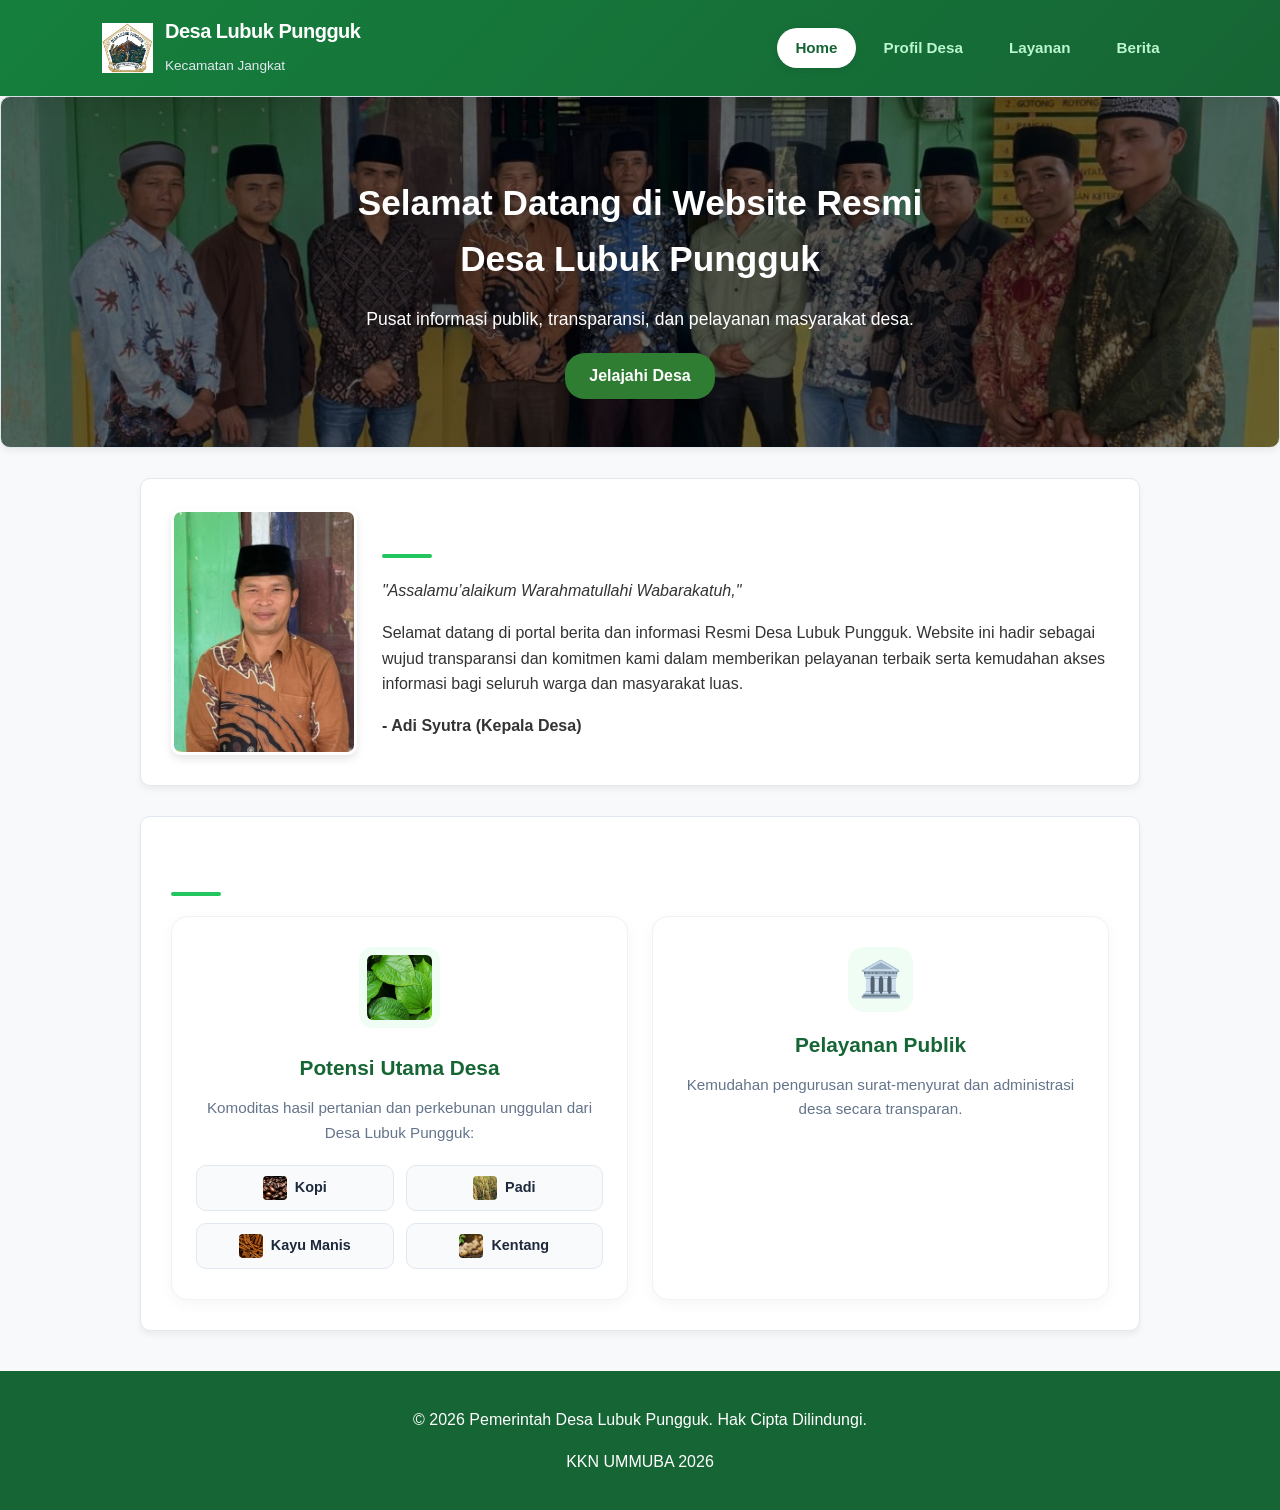
<file: index.html>
<!DOCTYPE html>
<html lang="id">

<head>
    <meta charset="UTF-8">
    <meta name="viewport" content="width=device-width, initial-scale=1.0">
    <meta name="google-site-verification" content="MINEiuSS3Di6GwegRdHTikI8NbKRBFdV5DA03OsXGzY" />
    <title>Beranda - Desa Lubuk Pungguk</title>
    <link rel="stylesheet" href="index.css">
</head>

<body>

    <!-- Header & Navigasi Utama -->
    <header>
        <div class="logo">
            <img src="LOGO DESA1.png" alt="Logo Desa Lubuk Pungguk">
            <div class="logo-text">
                <h2>Desa Lubuk Pungguk</h2>
                <p>Kecamatan Jangkat</p>
            </div>
        </div>
        <nav>
            <a href="index.html" class="active">Home</a>
            <a href="profile.html">Profil Desa</a>
            <a href="Layanan.html">Layanan</a>
            <a href="berita.html" class="active">Berita</a>
        </nav>
    </header>

    <!-- Hero Section (Sambutan Utama) -->
    <section class="hero">
        <div class="hero-text">
            <h1>Selamat Datang di Website Resmi<br>Desa Lubuk Pungguk</h1>
            <p>Pusat informasi publik, transparansi, dan pelayanan masyarakat desa.</p>
            <a href="#sekilas" class="btn-utama">Jelajahi Desa</a>
        </div>
    </section>

    <!-- Konten Utama Beranda -->
    <main class="container">

        <!-- Sambutan Kepala Desa -->
        <section class="sambutan" id="sekilas">
            <div class="sambutan-box">
                <div class="foto-kades">
                    <img src="pak kades.jpeg" alt="Foto Bp. Adi Syutra - Kepala Desa" class="img-kades">
                </div>
                <div class="teks-sambutan">
                    <h2>Sambutan Kepala Desa</h2>
                    <p><em>"Assalamu’alaikum Warahmatullahi Wabarakatuh,"</em></p>
                    <p>Selamat datang di portal berita dan informasi Resmi Desa Lubuk Pungguk. Website ini hadir sebagai
                        wujud transparansi dan komitmen kami dalam memberikan pelayanan terbaik serta kemudahan akses
                        informasi bagi seluruh warga dan masyarakat luas.</p>
                    <p><strong>- Adi Syutra (Kepala Desa)</strong></p>
                </div>
            </div>
        </section>

        <!-- Ringkasan Fitur / Potensi Utama -->
        <section class="ringkasan-fitur">
            <h2>Seputar Desa Kami</h2>
            <div class="cards">
                <!-- Kartu 1: Potensi Utama Desa -->
            <div class="card card-ringkasan">
                <!-- Icon Utama Header (Gambar) -->
                <div class="card-icon-box">
                    <img src="Daun.jpg" alt="Potensi Desa" class="icon-img-main">
                </div>
            
                <h3>Potensi Utama Desa</h3>
                <p class="card-desc">Komoditas hasil pertanian dan perkebunan unggulan dari Desa Lubuk Pungguk:</p>
            
                <!-- Daftar Komoditas dengan Gambar Asli -->
                <ul class="potensi-list">
                    <li>
                        <img src="biji kopi.jpg" alt="Kopi" class="item-img">
                        <span class="item-text">Kopi</span>
                    </li>
                    <li>
                        <img src="Padi.jpg" alt="Padi" class="item-img">
                        <span class="item-text">Padi</span>
                    </li>
                    <li>
                        <img src="Kayu-manis.jpg" alt="Kayu Manis" class="item-img">
                        <span class="item-text">Kayu Manis</span>
                    </li>
                    <li>
                        <img src="kentang.jpeg" alt="Kentang" class="item-img">
                        <span class="item-text">Kentang</span>
                    </li>
                </ul>
            </div>
            
                
            
                <!-- Kartu 3: Pelayanan Publik -->
                <div class="card card-ringkasan">
                    <div class="card-icon-box">
                        <span class="icon">🏛️</span>
                    </div>
                    <h3>Pelayanan Publik</h3>
                    <p class="card-desc">Kemudahan pengurusan surat-menyurat dan administrasi desa secara transparan.</p>
                </div>
            </div>
        </section>


    </main>

    <!-- Footer -->
    <footer>
        <p>&copy; 2026 Pemerintah Desa Lubuk Pungguk. Hak Cipta Dilindungi.</p>
        <p>KKN UMMUBA 2026</p>
    </footer>

    <!-- Panggil file JavaScript -->
    <script src="script.js"></script>
</body>

</html>
</file>
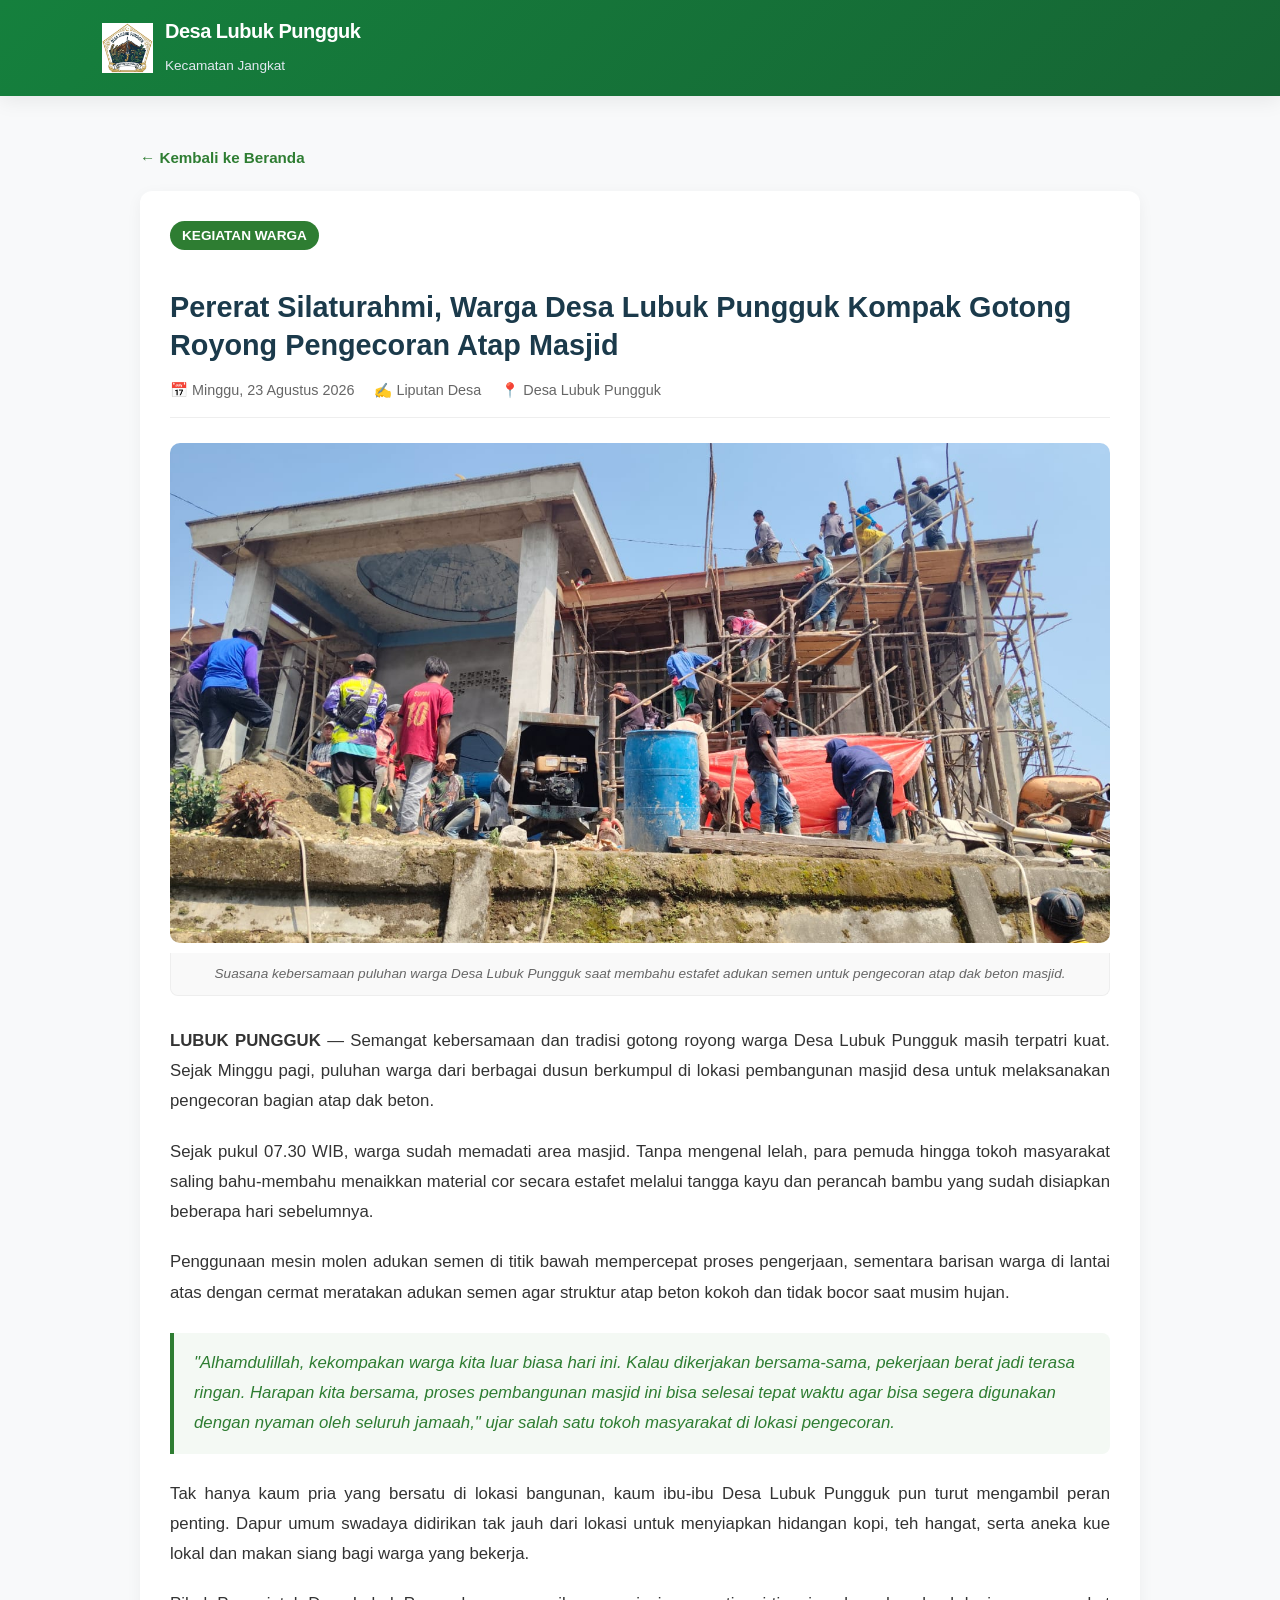
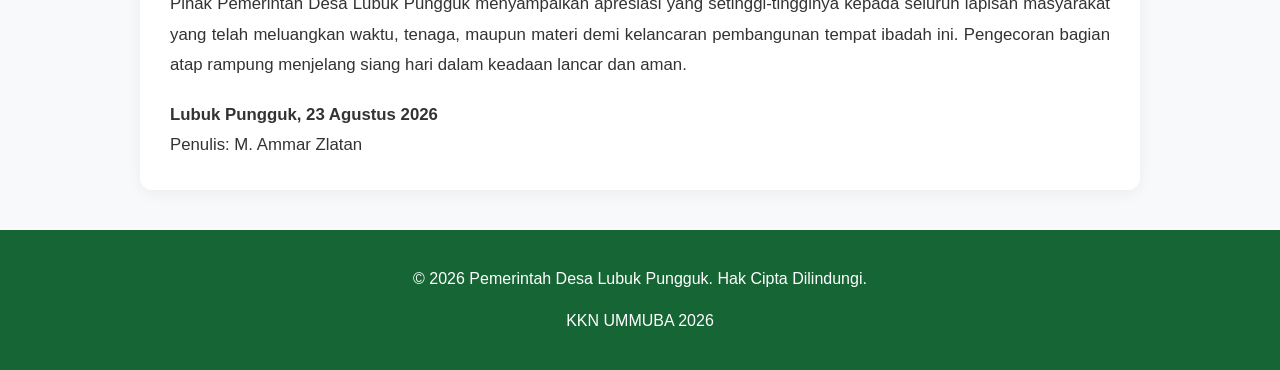
<file: berita 1.html>
<!DOCTYPE html>
<html lang="id">

<head>
    <meta charset="UTF-8">
    <meta name="viewport" content="width=device-width, initial-scale=1.0">
    <title>Gotong Royong Pengecoran Atap Masjid - Desa Lubuk Pungguk</title>
    <link rel="stylesheet" href="index.css">
    <style>
        .detail-berita-container {
            background-color: #ffffff;
            border-radius: 12px;
            padding: 30px;
            margin-top: 20px;
            margin-bottom: 40px;
            box-shadow: 0 4px 15px rgba(0, 0, 0, 0.05);
        }

        .berita-badge {
            display: inline-block;
            background-color: #2e7d32;
            color: #ffffff;
            font-size: 0.85rem;
            font-weight: bold;
            padding: 4px 12px;
            border-radius: 20px;
            text-transform: uppercase;
            margin-bottom: 15px;
        }

        .berita-judul-utama {
            font-size: 1.8rem;
            color: #1b3a4b;
            line-height: 1.3;
            margin-bottom: 15px;
        }

        .berita-meta-info {
            display: flex;
            gap: 20px;
            font-size: 0.9rem;
            color: #666;
            border-bottom: 1px solid #eee;
            padding-bottom: 15px;
            margin-bottom: 25px;
        }

        .berita-foto-container {
            width: 100%;
            margin-bottom: 10px;
            border-radius: 10px;
            overflow: hidden;
        }

        .berita-foto-container img {
            width: 100%;
            max-height: 500px;
            object-fit: cover;
            display: block;
        }

        .caption-foto {
            font-size: 0.85rem;
            color: #666;
            font-style: italic;
            text-align: center;
            background-color: #f9f9f9;
            padding: 10px;
            border-radius: 0 0 8px 8px;
            margin-bottom: 30px;
            border: 1px solid #eee;
            border-top: none;
        }

        .isi-artikel-teks {
            font-size: 1.05rem;
            line-height: 1.8;
            color: #333;
        }

        .isi-artikel-teks p {
            margin-bottom: 20px;
            text-align: justify;
        }

        .kutipan-kutipan {
            border-left: 4px solid #2e7d32;
            background-color: #f4f9f4;
            padding: 15px 20px;
            margin: 25px 0;
            font-style: italic;
            color: #2e7d32;
            border-radius: 0 8px 8px 0;
        }

        .kembali-btn {
            display: inline-block;
            margin-top: 20px;
            color: #2e7d32;
            text-decoration: none;
            font-weight: bold;
            font-size: 0.95rem;
        }

        .kembali-btn:hover {
            text-decoration: underline;
        }
    </style>
</head>

<body>

    <!-- Header & Navigasi Utama -->
    <header>
        <div class="logo">
            <img src="LOGO DESA1.png" alt="Logo Desa Lubuk Pungguk">
            <div class="logo-text">
                <h2>Desa Lubuk Pungguk</h2>
                <p>Kecamatan Jangkat</p>
            </div>
        </div>
       
    </header>

    <!-- Konten Utama Artikel -->
    <main class="container">
        <a href="berita.html" class="kembali-btn">&larr; Kembali ke Beranda</a>

        <article class="detail-berita-container">
            <span class="berita-badge">Kegiatan Warga</span>
            <h1 class="berita-judul-utama">Pererat Silaturahmi, Warga Desa Lubuk Pungguk Kompak Gotong Royong Pengecoran
                Atap Masjid</h1>

            <div class="berita-meta-info">
                <span>📅 Minggu, 23 Agustus 2026</span>
                <span>✍️ Liputan Desa</span>
                <span>📍 Desa Lubuk Pungguk</span>
            </div>

            <div class="berita-foto-container">
                <img src="Gotong royong.jpeg" alt="Gotong Royong Pengecoran Atap Masjid Desa Lubuk Pungguk">
            </div>
            <div class="caption-foto">
                Suasana kebersamaan puluhan warga Desa Lubuk Pungguk saat membahu estafet adukan semen untuk pengecoran
                atap dak beton masjid.
            </div>

            <div class="isi-artikel-teks">
                <p>
                    <strong>LUBUK PUNGGUK</strong> — Semangat kebersamaan dan tradisi gotong royong warga Desa Lubuk
                    Pungguk masih terpatri kuat. Sejak Minggu pagi, puluhan warga dari berbagai dusun berkumpul di
                    lokasi pembangunan masjid desa untuk melaksanakan pengecoran bagian atap dak beton.
                </p>
                <p>
                    Sejak pukul 07.30 WIB, warga sudah memadati area masjid. Tanpa mengenal lelah, para pemuda hingga
                    tokoh masyarakat saling bahu-membahu menaikkan material cor secara estafet melalui tangga kayu dan
                    perancah bambu yang sudah disiapkan beberapa hari sebelumnya.
                </p>
                <p>
                    Penggunaan mesin molen adukan semen di titik bawah mempercepat proses pengerjaan, sementara barisan
                    warga di lantai atas dengan cermat meratakan adukan semen agar struktur atap beton kokoh dan tidak
                    bocor saat musim hujan.
                </p>

                <div class="kutipan-kutipan">
                    "Alhamdulillah, kekompakan warga kita luar biasa hari ini. Kalau dikerjakan bersama-sama, pekerjaan
                    berat jadi terasa ringan. Harapan kita bersama, proses pembangunan masjid ini bisa selesai tepat
                    waktu agar bisa segera digunakan dengan nyaman oleh seluruh jamaah," ujar salah satu tokoh
                    masyarakat di lokasi pengecoran.
                </div>

                <p>
                    Tak hanya kaum pria yang bersatu di lokasi bangunan, kaum ibu-ibu Desa Lubuk Pungguk pun turut
                    mengambil peran penting. Dapur umum swadaya didirikan tak jauh dari lokasi untuk menyiapkan hidangan
                    kopi, teh hangat, serta aneka kue lokal dan makan siang bagi warga yang bekerja.
                </p>
                <p>
                    Pihak Pemerintah Desa Lubuk Pungguk menyampaikan apresiasi yang setinggi-tingginya kepada seluruh
                    lapisan masyarakat yang telah meluangkan waktu, tenaga, maupun materi demi kelancaran pembangunan
                    tempat ibadah ini. Pengecoran bagian atap rampung menjelang siang hari dalam keadaan lancar dan
                    aman.
                </p>
                <div class="penulis-foot">
                    <strong>Lubuk Pungguk, 23 Agustus 2026</strong><br>
                    <span>Penulis: M. Ammar Zlatan</span>
                </div>
            </div>
        </article>
    </main>

    <!-- Footer -->
    <footer>
        <p>&copy; 2026 Pemerintah Desa Lubuk Pungguk. Hak Cipta Dilindungi.</p>
        <p>KKN UMMUBA 2026</p>
    </footer>

    <script src="script.js"></script>
</body>

</html>
</file>
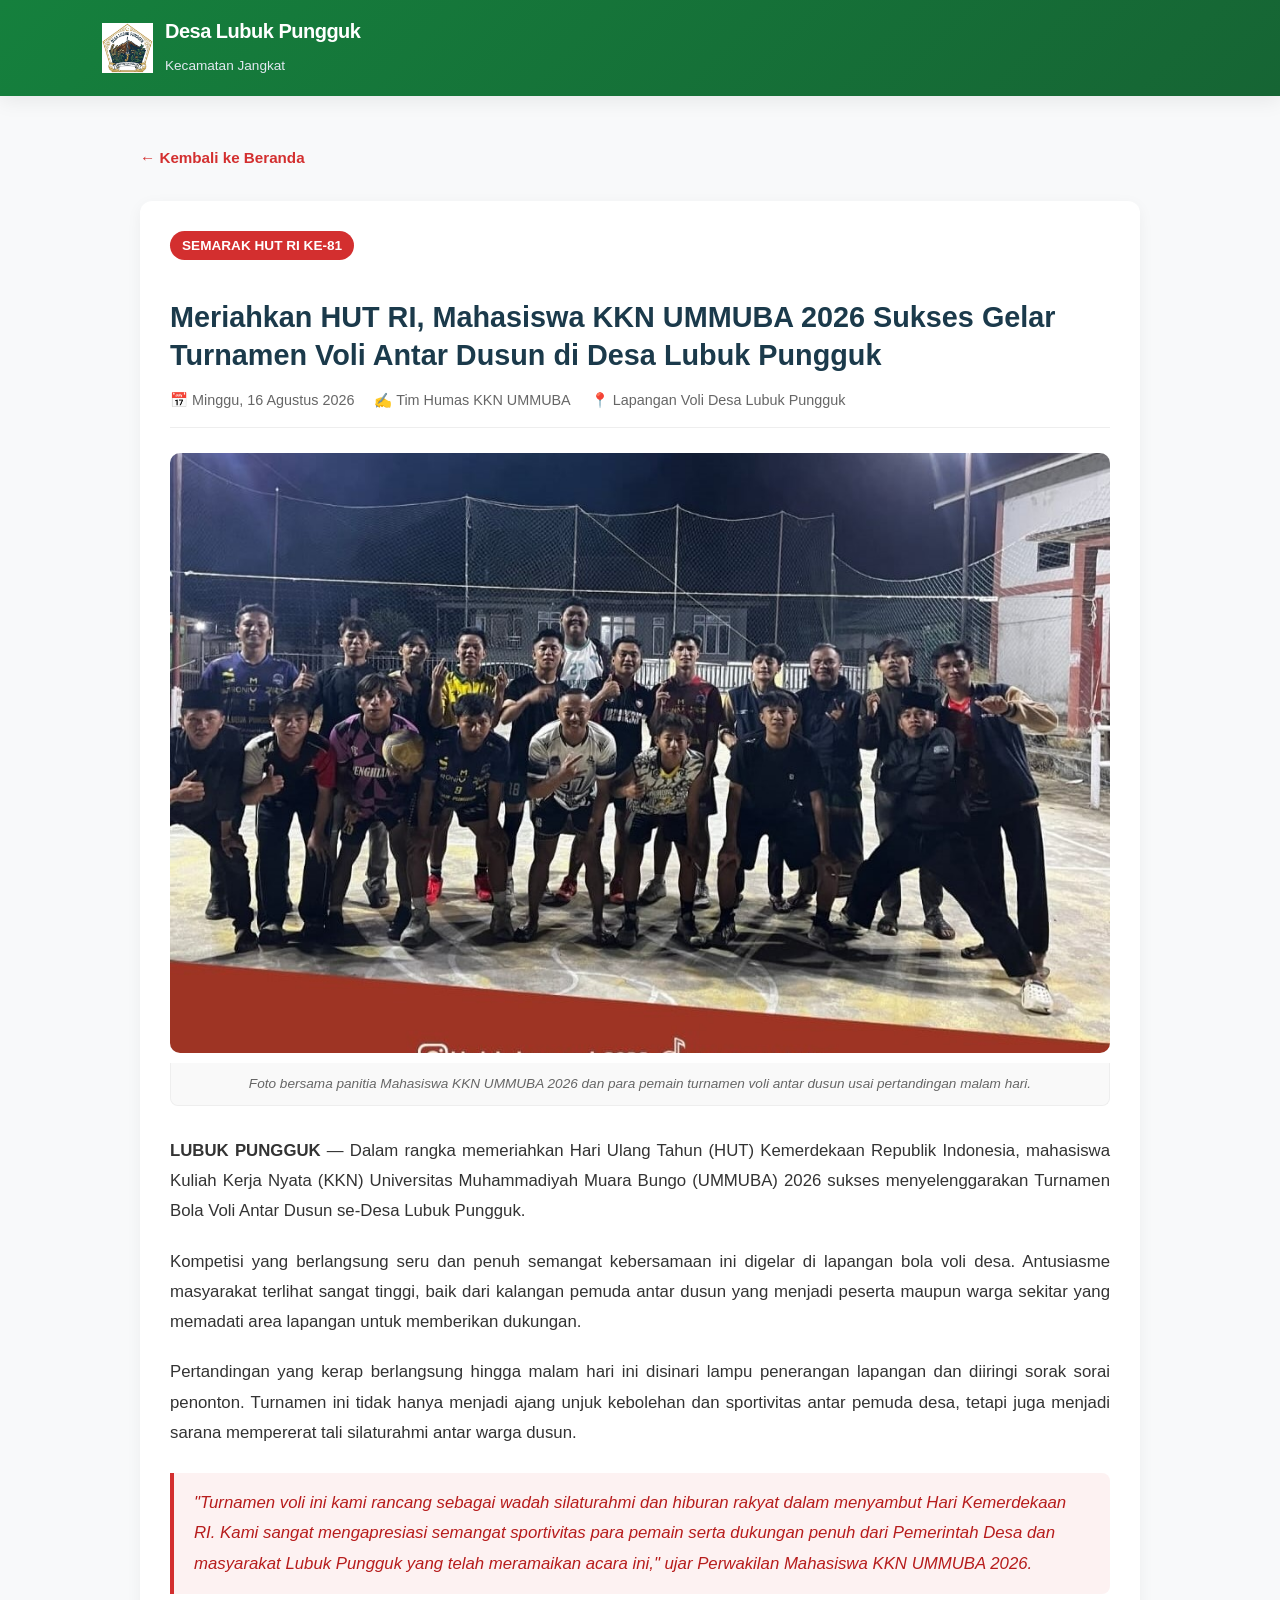
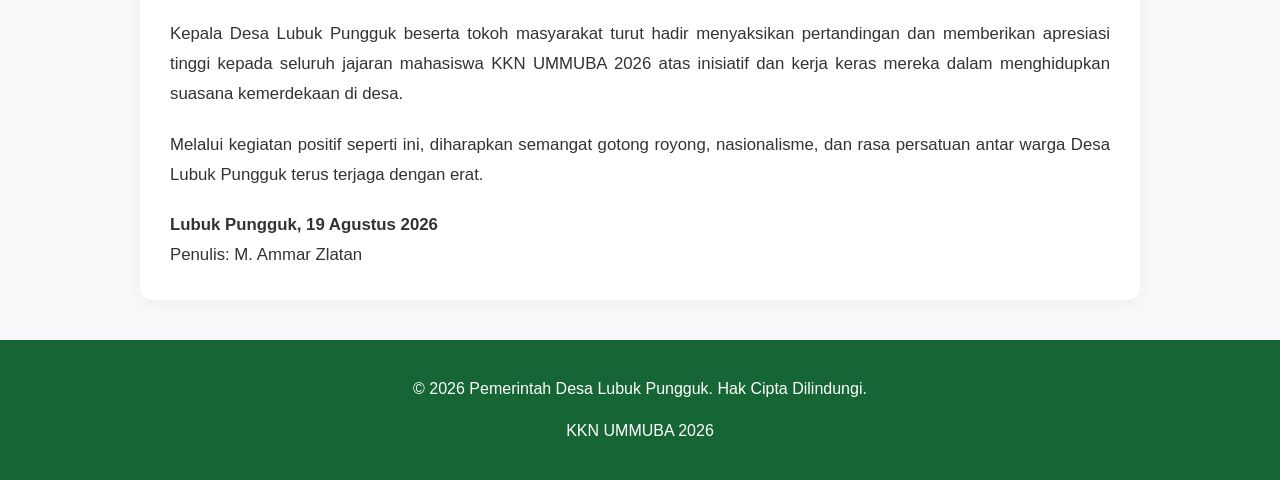
<file: berita 2.html>
<!DOCTYPE html>
<html lang="id">

<head>
    <meta charset="UTF-8">
    <meta name="viewport" content="width=device-width, initial-scale=1.0">
    <title>Turnamen Voli Antar Dusun KKN UMMUBA 2026 - Desa Lubuk Pungguk</title>
    <link rel="stylesheet" href="index.css">
    <style>
        .detail-berita-container {
            background-color: #ffffff;
            border-radius: 12px;
            padding: 30px;
            margin-top: 30px;
            margin-bottom: 40px;
            box-shadow: 0 4px 15px rgba(0, 0, 0, 0.05);
        }

        .berita-badge {
            display: inline-block;
            background-color: #d32f2f;
            color: #ffffff;
            font-size: 0.85rem;
            font-weight: bold;
            padding: 4px 12px;
            border-radius: 20px;
            text-transform: uppercase;
            margin-bottom: 15px;
        }

        .berita-judul-utama {
            font-size: 1.8rem;
            color: #1b3a4b;
            line-height: 1.3;
            margin-bottom: 15px;
        }

        .berita-meta-info {
            display: flex;
            gap: 20px;
            font-size: 0.9rem;
            color: #666;
            border-bottom: 1px solid #eee;
            padding-bottom: 15px;
            margin-bottom: 25px;
            flex-wrap: wrap;
        }

        .berita-foto-container {
            width: 100%;
            margin-bottom: 10px;
            border-radius: 10px;
            overflow: hidden;
        }

        .berita-foto-container img {
            width: 100%;
            max-height: 600px;
            object-fit: cover;
            display: block;
        }

        .caption-foto {
            font-size: 0.85rem;
            color: #666;
            font-style: italic;
            text-align: center;
            background-color: #f9f9f9;
            padding: 10px;
            border-radius: 0 0 8px 8px;
            margin-bottom: 30px;
            border: 1px solid #eee;
            border-top: none;
        }

        .isi-artikel-teks {
            font-size: 1.05rem;
            line-height: 1.8;
            color: #333;
        }

        .isi-artikel-teks p {
            margin-bottom: 20px;
            text-align: justify;
        }

        .kutipan-kutipan {
            border-left: 4px solid #d32f2f;
            background-color: #fdf2f2;
            padding: 15px 20px;
            margin: 25px 0;
            font-style: italic;
            color: #b71c1c;
            border-radius: 0 8px 8px 0;
        }

        .kembali-btn {
            display: inline-block;
            margin-top: 20px;
            color: #d32f2f;
            text-decoration: none;
            font-weight: bold;
            font-size: 0.95rem;
        }

        .kembali-btn:hover {
            text-decoration: underline;
        }
    </style>
</head>

<body>

    <!-- Header & Navigasi Utama -->
    <header>
        <div class="logo">
            <img src="LOGO DESA1.png" alt="Logo Desa Lubuk Pungguk">
            <div class="logo-text">
                <h2>Desa Lubuk Pungguk</h2>
                <p>Kecamatan Jangkat</p>
            </div>
        </div>
    </header>

    <!-- Konten Utama Artikel -->
    <main class="container">
        <a href="berita.html" class="kembali-btn">&larr; Kembali ke Beranda</a>

        <article class="detail-berita-container">
            <span class="berita-badge">Semarak HUT RI ke-81</span>
            <h1 class="berita-judul-utama">Meriahkan HUT RI, Mahasiswa KKN UMMUBA 2026 Sukses Gelar Turnamen Voli Antar
                Dusun di Desa Lubuk Pungguk</h1>

            <div class="berita-meta-info">
                <span>📅 Minggu, 16 Agustus 2026</span>
                <span>✍️ Tim Humas KKN UMMUBA</span>
                <span>📍 Lapangan Voli Desa Lubuk Pungguk</span>
            </div>

            <div class="berita-foto-container">
                <img src="Turnamen voli.jpeg" alt="Turnamen Voli KKN UMMUBA 2026 Desa Lubuk Pungguk">
            </div>
            <div class="caption-foto">
                Foto bersama panitia Mahasiswa KKN UMMUBA 2026 dan para pemain turnamen voli antar dusun usai
                pertandingan malam hari.
            </div>

            <div class="isi-artikel-teks">
                <p>
                    <strong>LUBUK PUNGGUK</strong> — Dalam rangka memeriahkan Hari Ulang Tahun (HUT) Kemerdekaan
                    Republik Indonesia, mahasiswa Kuliah Kerja Nyata (KKN) Universitas Muhammadiyah Muara Bungo (UMMUBA)
                    2026 sukses menyelenggarakan Turnamen Bola Voli Antar Dusun se-Desa Lubuk Pungguk.
                </p>
                <p>
                    Kompetisi yang berlangsung seru dan penuh semangat kebersamaan ini digelar di lapangan bola voli
                    desa. Antusiasme masyarakat terlihat sangat tinggi, baik dari kalangan pemuda antar dusun yang
                    menjadi peserta maupun warga sekitar yang memadati area lapangan untuk memberikan dukungan.
                </p>
                <p>
                    Pertandingan yang kerap berlangsung hingga malam hari ini disinari lampu penerangan lapangan dan
                    diiringi sorak sorai penonton. Turnamen ini tidak hanya menjadi ajang unjuk kebolehan dan
                    sportivitas antar pemuda desa, tetapi juga menjadi sarana mempererat tali silaturahmi antar warga
                    dusun.
                </p>

                <div class="kutipan-kutipan">
                    "Turnamen voli ini kami rancang sebagai wadah silaturahmi dan hiburan rakyat dalam menyambut Hari
                    Kemerdekaan RI. Kami sangat mengapresiasi semangat sportivitas para pemain serta dukungan penuh dari
                    Pemerintah Desa dan masyarakat Lubuk Pungguk yang telah meramaikan acara ini," ujar Perwakilan
                    Mahasiswa KKN UMMUBA 2026.
                </div>

                <p>
                    Kepala Desa Lubuk Pungguk beserta tokoh masyarakat turut hadir menyaksikan pertandingan dan
                    memberikan apresiasi tinggi kepada seluruh jajaran mahasiswa KKN UMMUBA 2026 atas inisiatif dan
                    kerja keras mereka dalam menghidupkan suasana kemerdekaan di desa.
                </p>
                <p>
                    Melalui kegiatan positif seperti ini, diharapkan semangat gotong royong, nasionalisme, dan rasa
                    persatuan antar warga Desa Lubuk Pungguk terus terjaga dengan erat.
                </p>
                <div class="penulis-foot">
                    <strong>Lubuk Pungguk, 19 Agustus 2026</strong><br>
                    <span>Penulis: M. Ammar Zlatan</span>
                </div>
            </div>
        </article>
    </main>

    <!-- Footer -->
    <footer>
        <p>&copy; 2026 Pemerintah Desa Lubuk Pungguk. Hak Cipta Dilindungi.</p>
        <p>KKN UMMUBA 2026</p>
    </footer>

    <script src="script.js"></script>
</body>

</html>
</file>
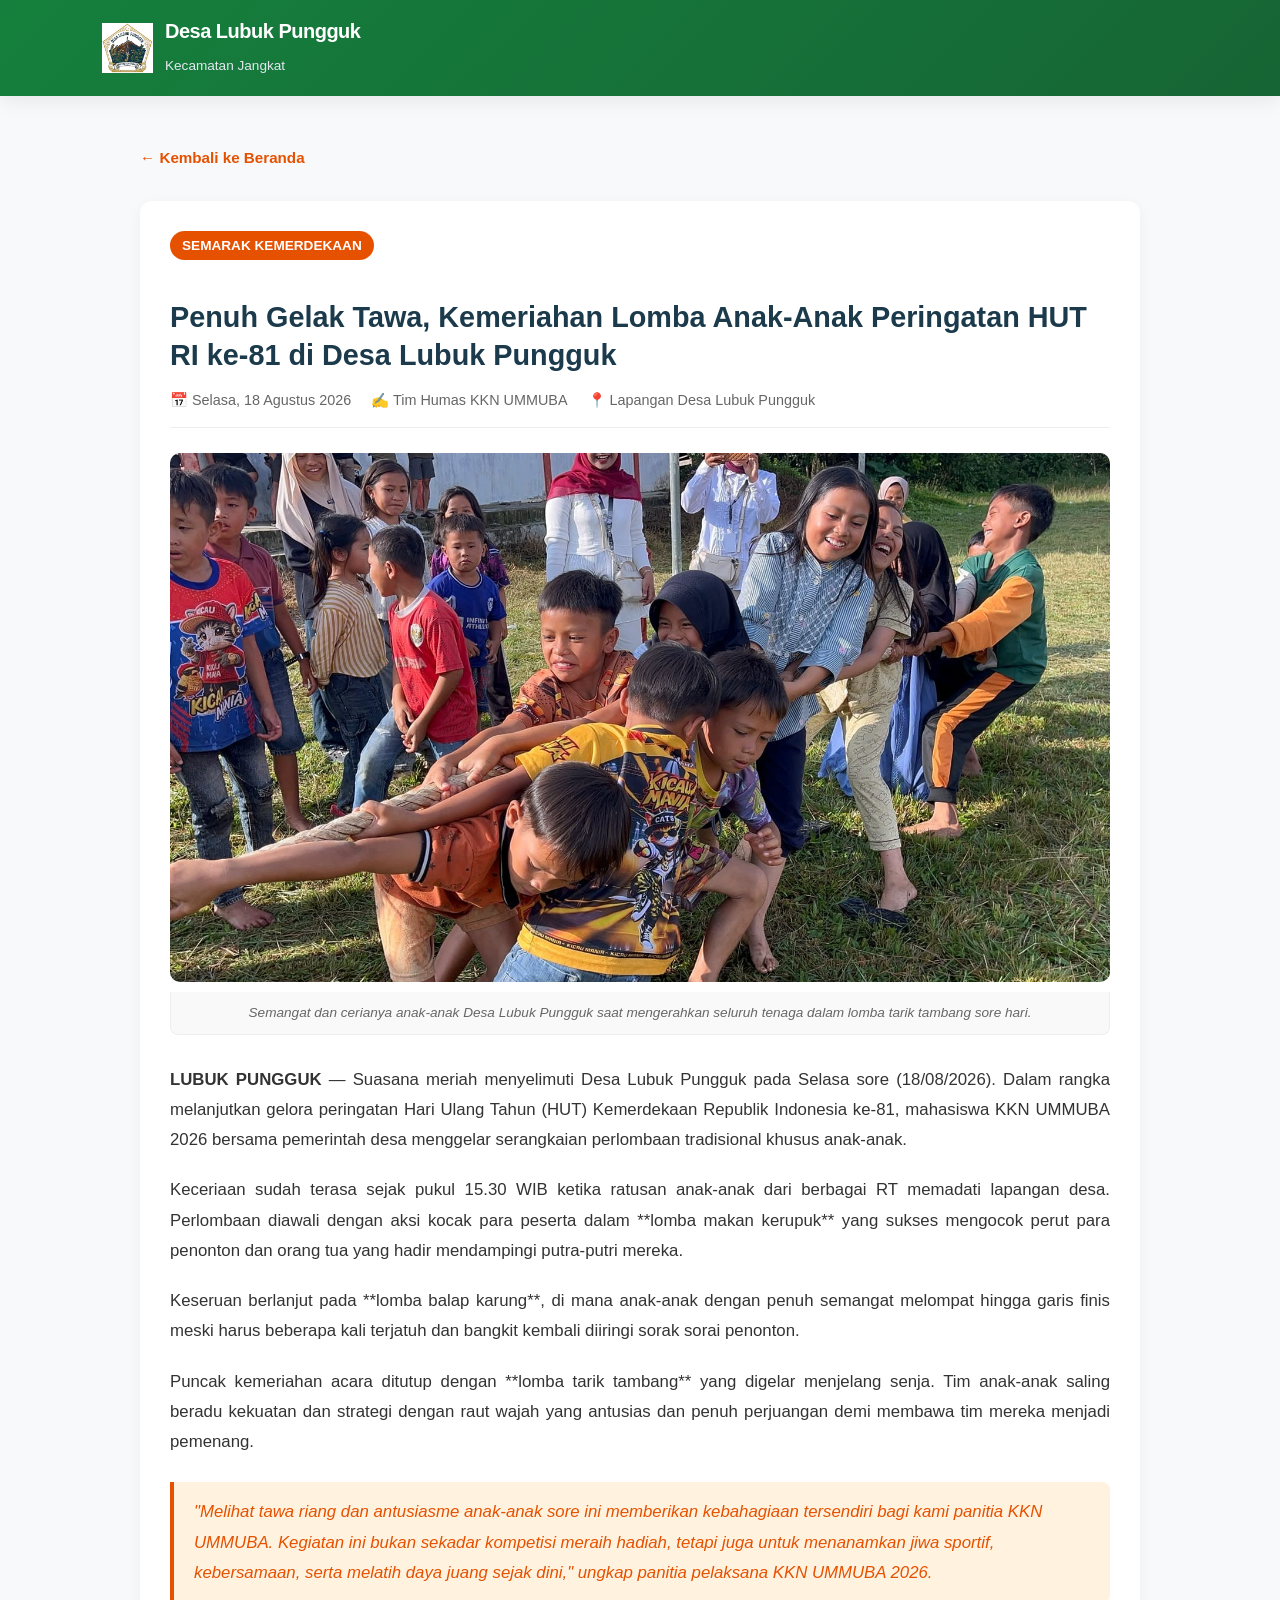
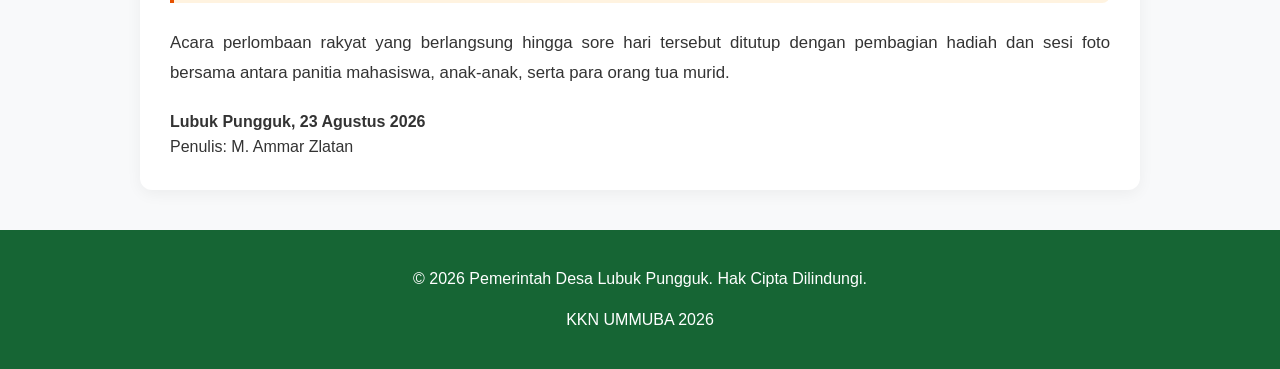
<file: berita 3.html>
<!DOCTYPE html>
<html lang="id">

<head>
    <meta charset="UTF-8">
    <meta name="viewport" content="width=device-width, initial-scale=1.0">
    <title>Semarak Lomba Anak-Anak HUT RI ke-81 - Desa Lubuk Pungguk</title>
    <link rel="stylesheet" href="index.css">
    <style>
        .detail-berita-container {
            background-color: #ffffff;
            border-radius: 12px;
            padding: 30px;
            margin-top: 30px;
            margin-bottom: 40px;
            box-shadow: 0 4px 15px rgba(0, 0, 0, 0.05);
        }

        .berita-badge {
            display: inline-block;
            background-color: #e65100;
            color: #ffffff;
            font-size: 0.85rem;
            font-weight: bold;
            padding: 4px 12px;
            border-radius: 20px;
            text-transform: uppercase;
            margin-bottom: 15px;
        }

        .berita-judul-utama {
            font-size: 1.8rem;
            color: #1b3a4b;
            line-height: 1.3;
            margin-bottom: 15px;
        }

        .berita-meta-info {
            display: flex;
            gap: 20px;
            font-size: 0.9rem;
            color: #666;
            border-bottom: 1px solid #eee;
            padding-bottom: 15px;
            margin-bottom: 25px;
            flex-wrap: wrap;
        }

        .berita-foto-container {
            width: 100%;
            margin-bottom: 10px;
            border-radius: 10px;
            overflow: hidden;
        }

        .berita-foto-container img {
            width: 100%;
            max-height: 550px;
            object-fit: cover;
            display: block;
        }

        .caption-foto {
            font-size: 0.85rem;
            color: #666;
            font-style: italic;
            text-align: center;
            background-color: #f9f9f9;
            padding: 10px;
            border-radius: 0 0 8px 8px;
            margin-bottom: 30px;
            border: 1px solid #eee;
            border-top: none;
        }

        .isi-artikel-teks {
            font-size: 1.05rem;
            line-height: 1.8;
            color: #333;
        }

        .isi-artikel-teks p {
            margin-bottom: 20px;
            text-align: justify;
        }

        .kutipan-kutipan {
            border-left: 4px solid #e65100;
            background-color: #fff3e0;
            padding: 15px 20px;
            margin: 25px 0;
            font-style: italic;
            color: #e65100;
            border-radius: 0 8px 8px 0;
        }

        .kembali-btn {
            display: inline-block;
            margin-top: 20px;
            color: #e65100;
            text-decoration: none;
            font-weight: bold;
            font-size: 0.95rem;
        }

        .kembali-btn:hover {
            text-decoration: underline;
        }
    </style>
</head>

<body>

    <!-- Header & Navigasi Utama -->
    <header>
        <div class="logo">
            <img src="LOGO DESA1.png" alt="Logo Desa Lubuk Pungguk">
            <div class="logo-text">
                <h2>Desa Lubuk Pungguk</h2>
                <p>Kecamatan Jangkat</p>
            </div>
        </div>
    </header>

    <!-- Konten Utama Artikel -->
    <main class="container">
        <a href="berita.html" class="kembali-btn">&larr; Kembali ke Beranda</a>

        <article class="detail-berita-container">
            <span class="berita-badge">Semarak Kemerdekaan</span>
            <h1 class="berita-judul-utama">Penuh Gelak Tawa, Kemeriahan Lomba Anak-Anak Peringatan HUT RI ke-81 di Desa
                Lubuk Pungguk</h1>

            <div class="berita-meta-info">
                <span>📅 Selasa, 18 Agustus 2026</span>
                <span>✍️ Tim Humas KKN UMMUBA</span>
                <span>📍 Lapangan Desa Lubuk Pungguk</span>
            </div>

            <div class="berita-foto-container">
                <img src="Lomba anak-anak.jpeg" alt="Kemeriahan Lomba Tarik Tambang Anak-Anak Desa Lubuk Pungguk">
            </div>
            <div class="caption-foto">
                Semangat dan cerianya anak-anak Desa Lubuk Pungguk saat mengerahkan seluruh tenaga dalam lomba tarik
                tambang sore hari.
            </div>

            <div class="isi-artikel-teks">
                <p>
                    <strong>LUBUK PUNGGUK</strong> — Suasana meriah menyelimuti Desa Lubuk Pungguk pada Selasa sore
                    (18/08/2026). Dalam rangka melanjutkan gelora peringatan Hari Ulang Tahun (HUT) Kemerdekaan Republik
                    Indonesia ke-81, mahasiswa KKN UMMUBA 2026 bersama pemerintah desa menggelar serangkaian perlombaan
                    tradisional khusus anak-anak.
                </p>
                <p>
                    Keceriaan sudah terasa sejak pukul 15.30 WIB ketika ratusan anak-anak dari berbagai RT memadati
                    lapangan desa. Perlombaan diawali dengan aksi kocak para peserta dalam **lomba makan kerupuk** yang
                    sukses mengocok perut para penonton dan orang tua yang hadir mendampingi putra-putri mereka.
                </p>
                <p>
                    Keseruan berlanjut pada **lomba balap karung**, di mana anak-anak dengan penuh semangat melompat
                    hingga garis finis meski harus beberapa kali terjatuh dan bangkit kembali diiringi sorak sorai
                    penonton.
                </p>
                <p>
                    Puncak kemeriahan acara ditutup dengan **lomba tarik tambang** yang digelar menjelang senja. Tim
                    anak-anak saling beradu kekuatan dan strategi dengan raut wajah yang antusias dan penuh perjuangan
                    demi membawa tim mereka menjadi pemenang.
                </p>

                <div class="kutipan-kutipan">
                    "Melihat tawa riang dan antusiasme anak-anak sore ini memberikan kebahagiaan tersendiri bagi kami
                    panitia KKN UMMUBA. Kegiatan ini bukan sekadar kompetisi meraih hadiah, tetapi juga untuk menanamkan
                    jiwa sportif, kebersamaan, serta melatih daya juang sejak dini," ungkap panitia pelaksana KKN UMMUBA
                    2026.
                </div>

                <p>
                    Acara perlombaan rakyat yang berlangsung hingga sore hari tersebut ditutup dengan pembagian hadiah
                    dan sesi foto bersama antara panitia mahasiswa, anak-anak, serta para orang tua murid.
                </p>
            </div>
            <div class="penulis-foot">
                <strong>Lubuk Pungguk, 23 Agustus 2026</strong><br>
                <span>Penulis: M. Ammar Zlatan</span>
            </div>
        </article>
    </main>

    <!-- Footer -->
    <footer>
        <p>&copy; 2026 Pemerintah Desa Lubuk Pungguk. Hak Cipta Dilindungi.</p>
        <p>KKN UMMUBA 2026</p>
    </footer>

    <script src="script.js"></script>
</body>

</html>
</file>
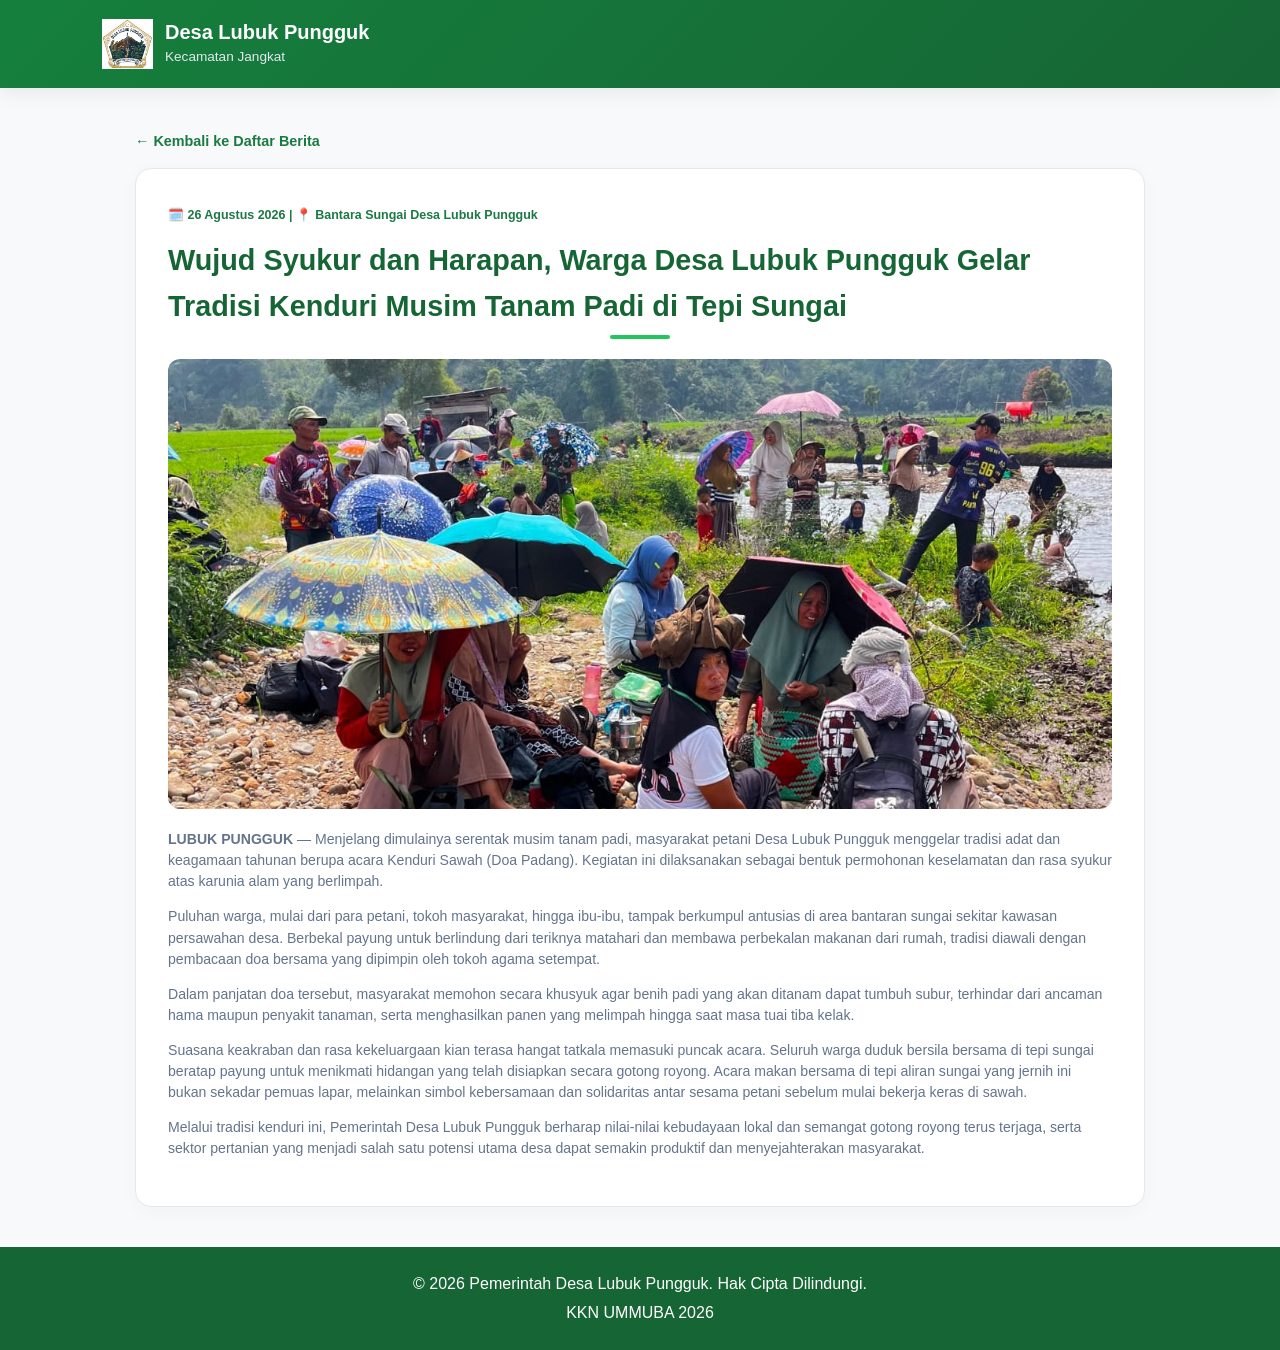
<file: berita 4.html>
<!DOCTYPE html>
<html lang="id">

<head>
    <meta charset="UTF-8">
    <meta name="viewport" content="width=device-width, initial-scale=1.0">
    <title>Tradisi Kenduri Musim Tanam Padi - Desa Lubuk Pungguk</title>
    <link rel="stylesheet" href="berita.css">
</head>

<body>

    <!-- Header & Navigasi Utama -->
    <header>
        <div class="logo">
            <img src="LOGO DESA1.png" alt="Logo Desa Lubuk Pungguk">
            <div class="logo-text">
                <h2>Desa Lubuk Pungguk</h2>
                <p>Kecamatan Jangkat</p>
            </div>
        </div>
    </header>

    <!-- Konten Utama Artikel -->
    <main class="container">
        <a href="berita.html" class="link-semua" style="display: inline-block; margin-bottom: 15px;">&larr; Kembali ke
            Daftar Berita</a>

        <article class="section-berita-arsip">
            <div class="header-arsip-berita" style="text-align: left; margin-bottom: 20px;">
                <span class="tanggal-berita">🗓️ 26 Agustus 2026 | 📍 Bantara Sungai Desa Lubuk Pungguk</span>
                <h2 style="margin-top: 10px; color: #166534; font-size: 1.8rem;">Wujud Syukur dan Harapan, Warga Desa
                    Lubuk Pungguk Gelar Tradisi Kenduri Musim Tanam Padi di Tepi Sungai</h2>
            </div>

            <div class="thumb-berita"
                style="height: auto; max-height: 450px; border-radius: 12px; overflow: hidden; margin-bottom: 20px;">
                <img src="Acara kenduri.jpeg"
                    alt="Masyarakat Makan Bersama dan Berdoa di Tepi Sungai saat Kenduri Musim Tanam Padi"
                    style="width: 100%; height: auto; display: block;">
            </div>

            <div class="content-berita" style="padding: 0;">
                <p><strong>LUBUK PUNGGUK</strong> — Menjelang dimulainya serentak musim tanam padi, masyarakat petani
                    Desa Lubuk Pungguk menggelar tradisi adat dan keagamaan tahunan berupa acara Kenduri Sawah (Doa
                    Padang). Kegiatan ini dilaksanakan sebagai bentuk permohonan keselamatan dan rasa syukur atas
                    karunia alam yang berlimpah.</p>

                <p>Puluhan warga, mulai dari para petani, tokoh masyarakat, hingga ibu-ibu, tampak berkumpul antusias di
                    area bantaran sungai sekitar kawasan persawahan desa. Berbekal payung untuk berlindung dari teriknya
                    matahari dan membawa perbekalan makanan dari rumah, tradisi diawali dengan pembacaan doa bersama
                    yang dipimpin oleh tokoh agama setempat.</p>

                <p>Dalam panjatan doa tersebut, masyarakat memohon secara khusyuk agar benih padi yang akan ditanam
                    dapat tumbuh subur, terhindar dari ancaman hama maupun penyakit tanaman, serta menghasilkan panen
                    yang melimpah hingga saat masa tuai tiba kelak.</p>

                <p>Suasana keakraban dan rasa kekeluargaan kian terasa hangat tatkala memasuki puncak acara. Seluruh
                    warga duduk bersila bersama di tepi sungai beratap payung untuk menikmati hidangan yang telah
                    disiapkan secara gotong royong. Acara makan bersama di tepi aliran sungai yang jernih ini bukan
                    sekadar pemuas lapar, melainkan simbol kebersamaan dan solidaritas antar sesama petani sebelum mulai
                    bekerja keras di sawah.</p>

                <p>Melalui tradisi kenduri ini, Pemerintah Desa Lubuk Pungguk berharap nilai-nilai kebudayaan lokal dan
                    semangat gotong royong terus terjaga, serta sektor pertanian yang menjadi salah satu potensi utama
                    desa dapat semakin produktif dan menyejahterakan masyarakat.</p>
            </div>
        </article>
    </main>

    <!-- Footer -->
    <footer>
        <p>&copy; 2026 Pemerintah Desa Lubuk Pungguk. Hak Cipta Dilindungi.</p>
        <p>KKN UMMUBA 2026</p>
    </footer>

</body>

</html>
</file>
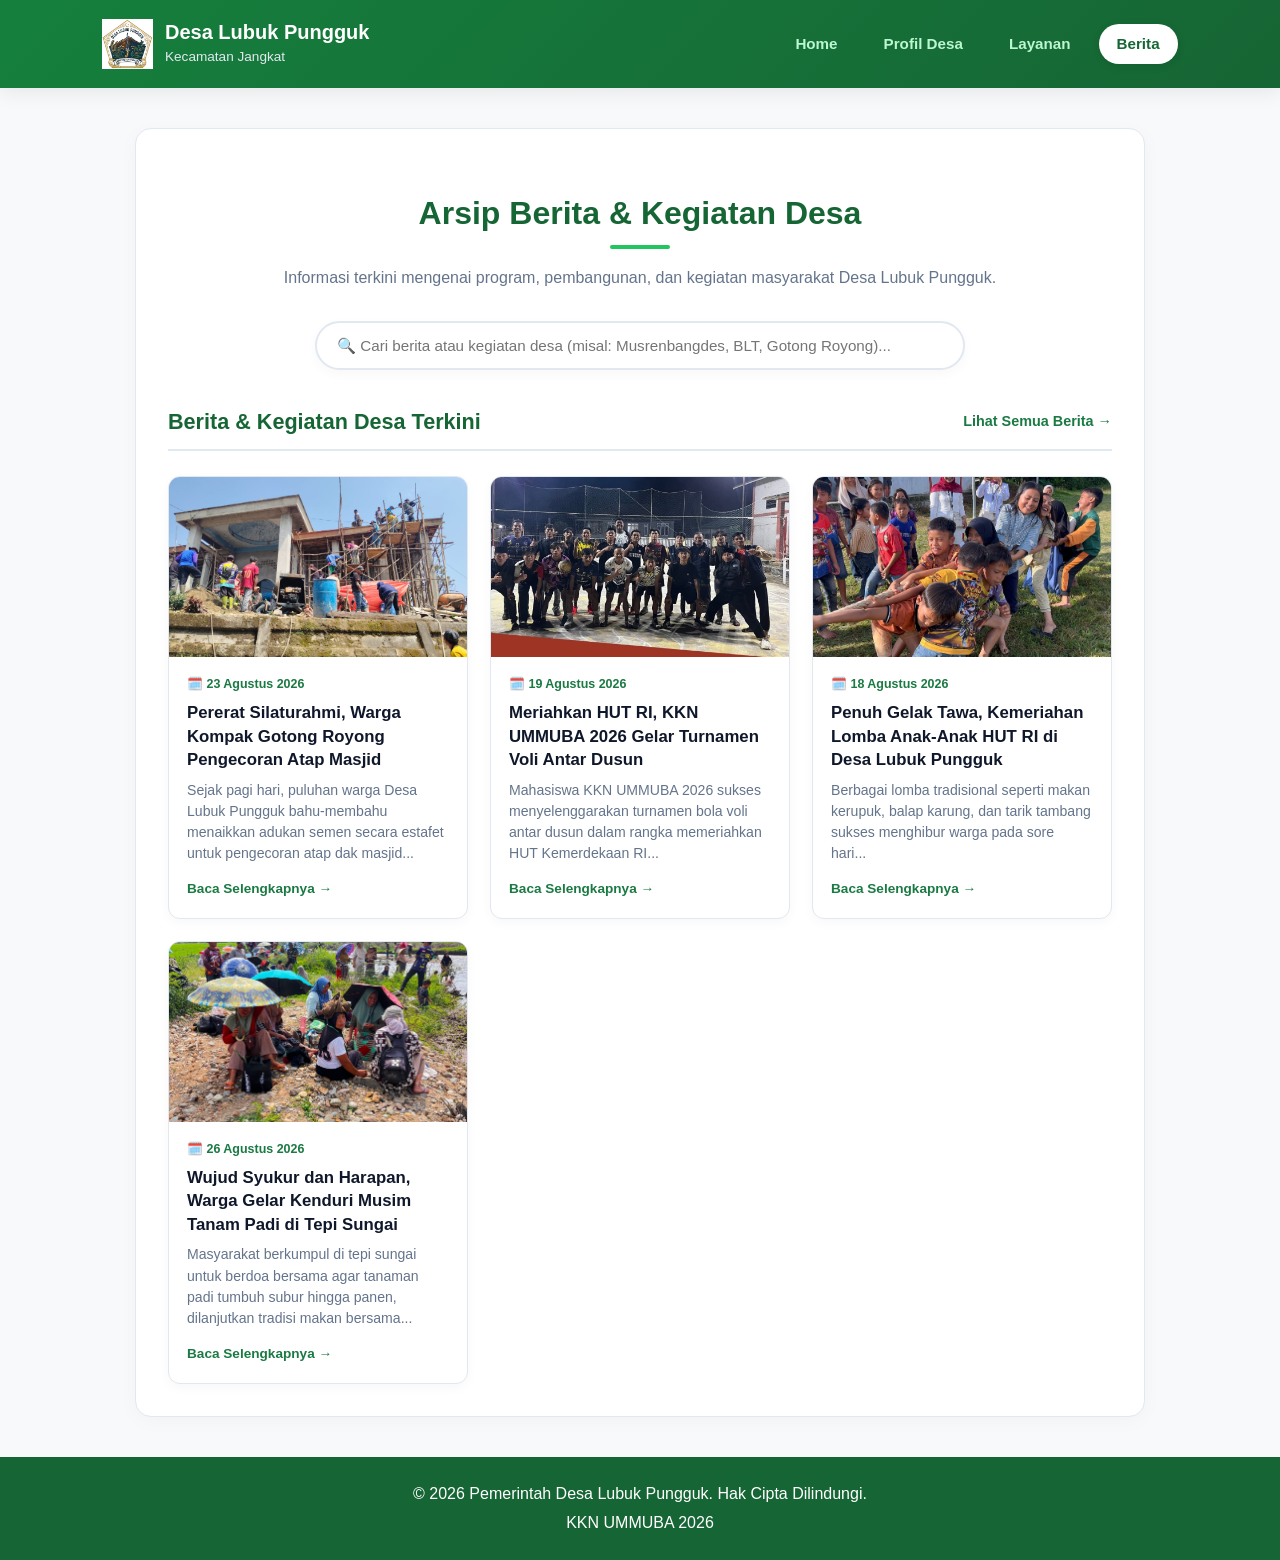
<file: berita.html>
<!DOCTYPE html>
<html lang="id">

<head>
    <meta charset="UTF-8">
    <meta name="viewport" content="width=device-width, initial-scale=1.0">
    <title>Berita & Kegiatan - Desa Lubuk Pungguk</title>
    <link rel="stylesheet" href="berita.css">
</head>

<body>

    <!-- Header & Navigasi -->
    <header class="navbar">
        <div class="logo">
            <img src="LOGO DESA1.png" alt="Logo Desa Lubuk Pungguk">
            <div class="logo-text">
                <h2>Desa Lubuk Pungguk</h2>
                <p>Kecamatan Jangkat</p>
            </div>
        </div>
        <nav>
            <a href="index.html">Home</a>
            <a href="profile.html">Profil Desa</a>
            <a href="Layanan.html">Layanan</a>
            <a href="berita.html" class="active">Berita</a>
        </nav>
    </header>

    <!-- Main Content Arsip Berita -->
    <main class="container">

        <section class="section-berita-arsip">
            <div class="header-arsip-berita">
                <h2>Arsip Berita & Kegiatan Desa</h2>
                <p>Informasi terkini mengenai program, pembangunan, dan kegiatan masyarakat Desa Lubuk Pungguk.</p>
            </div>

            <!-- Kolom Pencarian Berita -->
            <div class="search-berita-box">
                <input type="text" id="searchBerita"
                    placeholder="🔍 Cari berita atau kegiatan desa (misal: Musrenbangdes, BLT, Gotong Royong)...">
            </div>

            <div class="header-seksi">
                <h2>Berita & Kegiatan Desa Terkini</h2>
                <a href="berita.html" class="link-semua">Lihat Semua Berita →</a>
            </div>
            
            <div class="grid-berita-home">
            
                <!-- Artikel 1: Pengecoran Atap Masjid -->
                <article class="card-berita-home">
                    <div class="thumb-berita">
                        <img src="Gotong royong.jpeg" alt="Gotong Royong Pengecoran Atap Masjid">
                    </div>
                    <div class="content-berita">
                        <span class="tanggal-berita">🗓️ 23 Agustus 2026</span>
                        <h3><a href="berita 1.html">Pererat Silaturahmi, Warga Kompak Gotong Royong Pengecoran Atap
                                Masjid</a></h3>
                        <p>Sejak pagi hari, puluhan warga Desa Lubuk Pungguk bahu-membahu menaikkan adukan semen secara
                            estafet untuk pengecoran atap dak masjid...</p>
                        <a href="berita 1.html" class="btn-baca">Baca Selengkapnya →</a>
                    </div>
                </article>
            
                <!-- Artikel Turnamen Voli KKN UMMUBA -->
                <article class="card-berita-home">
                    <div class="thumb-berita">
                        <img src="Turnamen voli.jpeg" alt="Turnamen Voli KKN UMMUBA 2026">
                    </div>
                    <div class="content-berita">
                        <span class="tanggal-berita">🗓️ 19 Agustus 2026</span>
                        <h3><a href="berita 2.html">Meriahkan HUT RI, KKN UMMUBA 2026 Gelar Turnamen Voli Antar Dusun</a>
                        </h3>
                        <p>Mahasiswa KKN UMMUBA 2026 sukses menyelenggarakan turnamen bola voli antar dusun dalam rangka memeriahkan
                            HUT
                            Kemerdekaan RI...</p>
                        <a href="berita 2.html" class="btn-baca">Baca Selengkapnya →</a>
                    </div>
                </article>
            
              
                <!-- Artikel Lomba Anak-Anak -->
                <article class="card-berita-home">
                    <div class="thumb-berita">
                        <img src="Lomba anak-anak.jpeg" alt="Lomba Anak-Anak HUT RI Desa Lubuk Pungguk">
                    </div>
                    <div class="content-berita">
                        <span class="tanggal-berita">🗓️ 18 Agustus 2026</span>
                        <h3><a href="berita 3.html">Penuh Gelak Tawa, Kemeriahan Lomba Anak-Anak HUT RI di Desa Lubuk
                                Pungguk</a></h3>
                        <p>Berbagai lomba tradisional seperti makan kerupuk, balap karung, dan tarik tambang sukses menghibur warga pada
                            sore hari...</p>
                        <a href="berita 3.html" class="btn-baca">Baca Selengkapnya →</a>
                    </div>
                </article>
            
                <!-- Artikel Kenduri Musim Tanam Padi -->
                <article class="card-berita-home">
                    <div class="thumb-berita">
                        <img src="Acara kenduri.jpeg" alt="Kenduri Musim Tanam Padi di Tepi Sungai">
                    </div>
                    <div class="content-berita">
                        <span class="tanggal-berita">🗓️ 26 Agustus 2026</span>
                        <h3><a href="berita 4.html">Wujud Syukur dan Harapan, Warga Gelar Kenduri Musim Tanam Padi di Tepi
                                Sungai</a></h3>
                        <p>Masyarakat berkumpul di tepi sungai untuk berdoa bersama agar tanaman padi tumbuh subur hingga panen,
                            dilanjutkan tradisi makan bersama...</p>
                        <a href="berita 4.html" class="btn-baca">Baca Selengkapnya →</a>
                    </div>
                </article>
            </div>
        </section>

    </main>

    <!-- Footer Universal -->
    <footer>
        <p>&copy; 2026 Pemerintah Desa Lubuk Pungguk. Hak Cipta Dilindungi.</p>
        <P>KKN UMMUBA 2026</P>
    </footer>

    <script src="script.js"></script>
   
</body>

</html>
</file>
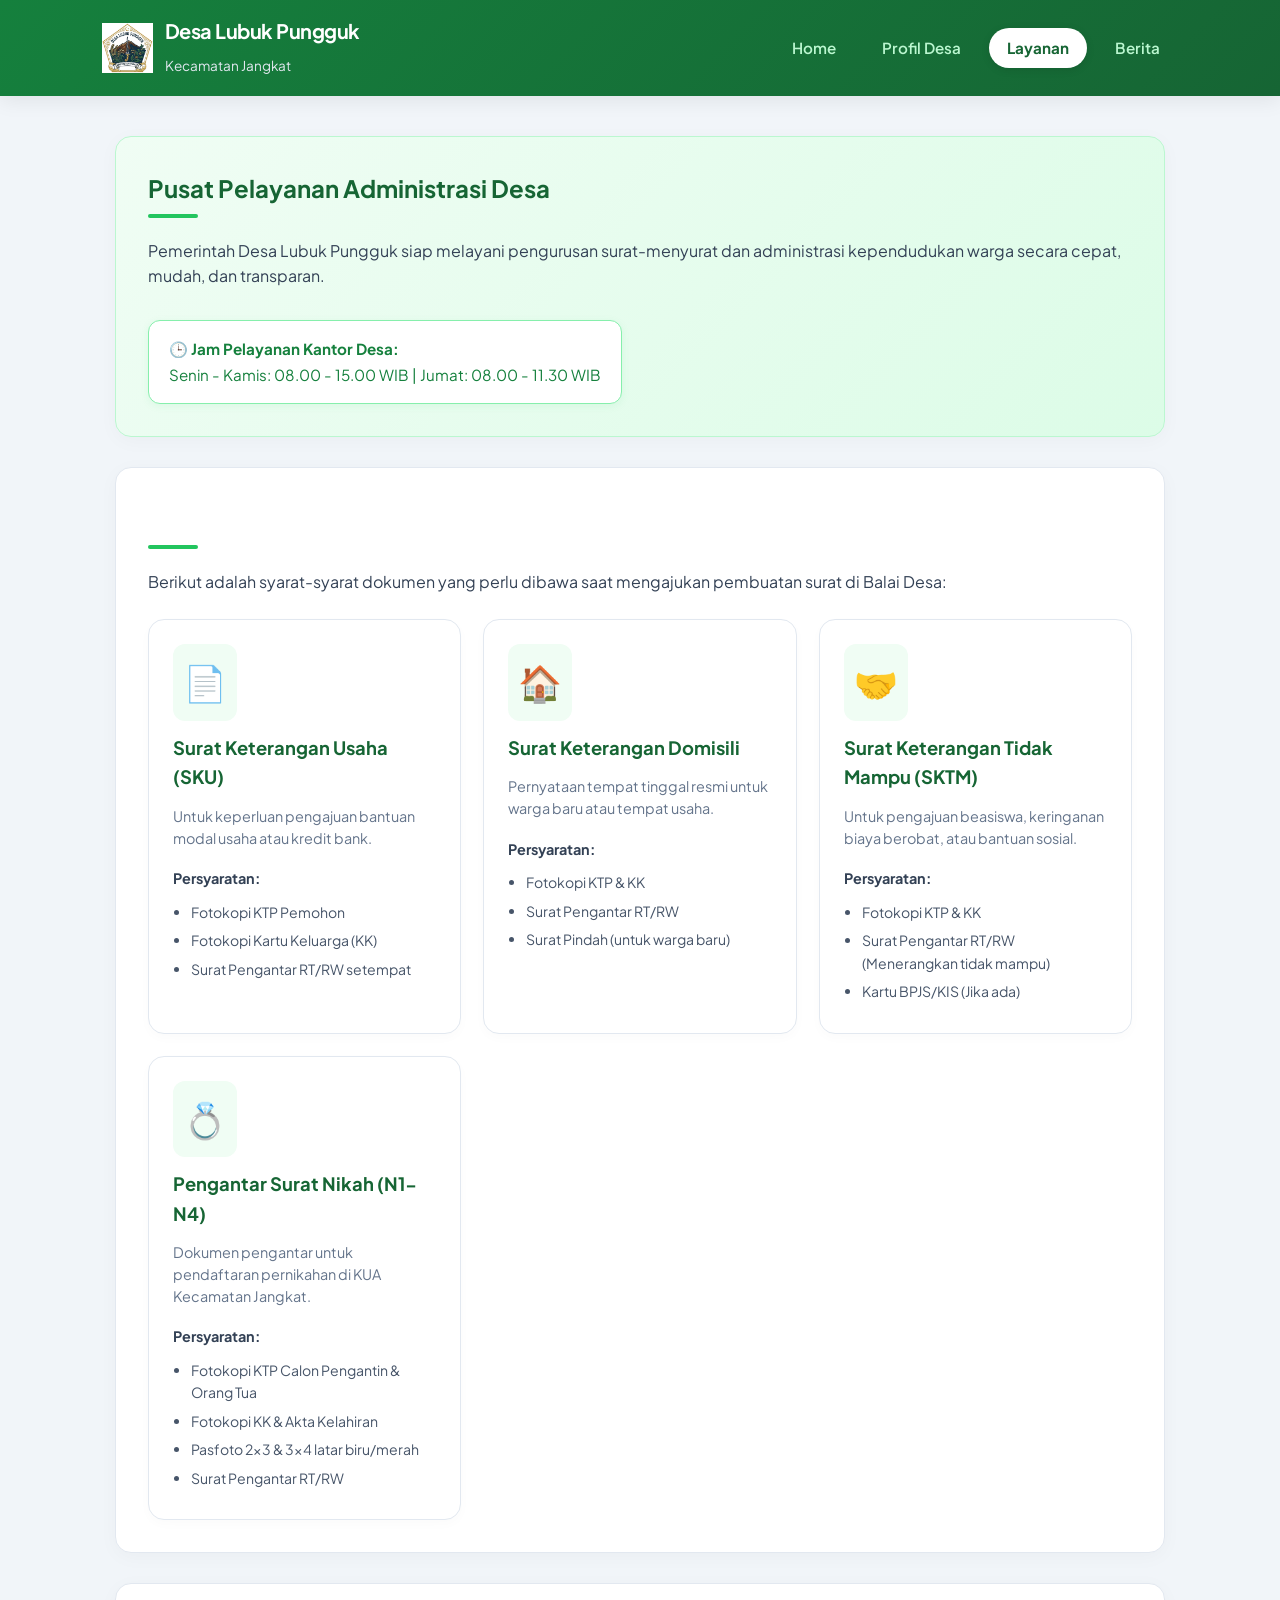
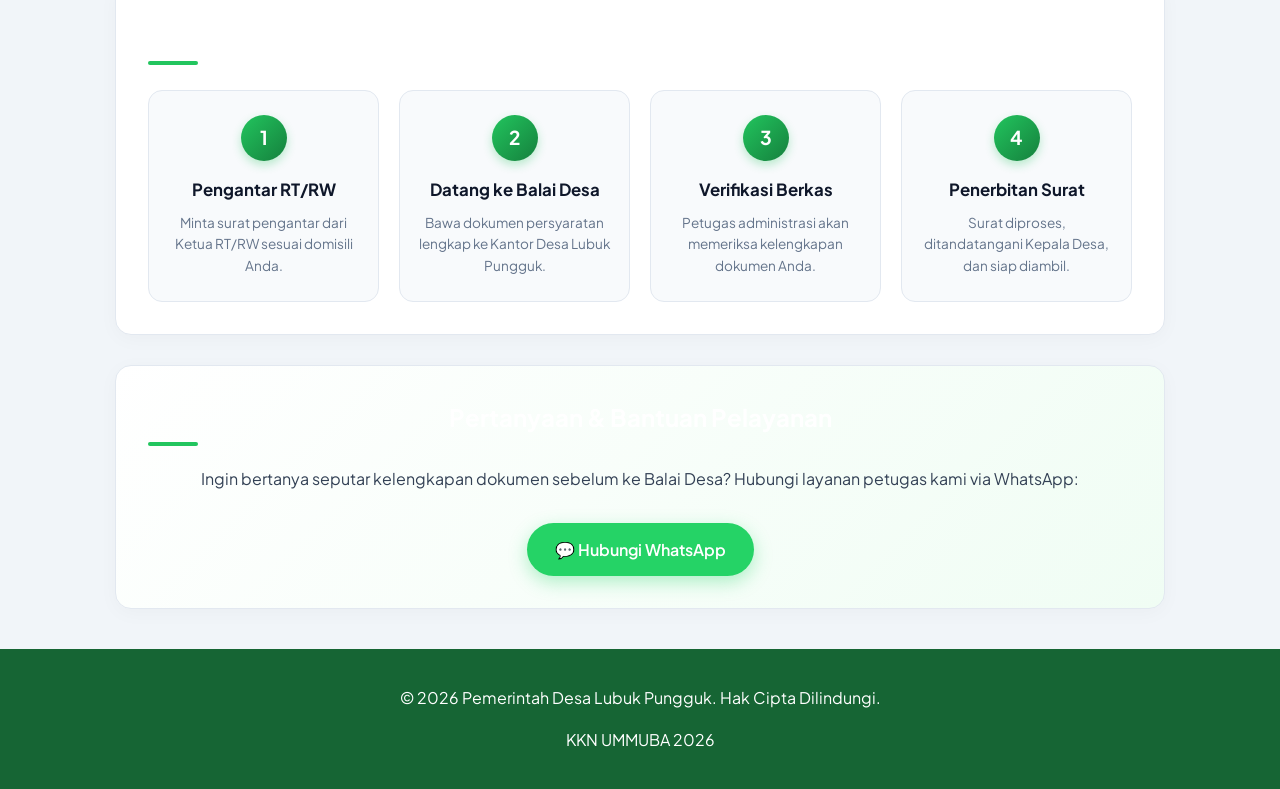
<file: Layanan.html>
<!DOCTYPE html>
<html lang="id">

<head>
    <meta charset="UTF-8">
    <meta name="viewport" content="width=device-width, initial-scale=1.0">
    <title>Layanan Publik - Desa Lubuk Pungguk</title>
    <link rel="stylesheet" href="Layanan.css">
</head>

<body>

    <!-- Header & Navigasi Utama -->
    <header>
        <div class="logo">
            <!-- Ganti logo.png dengan nama file gambar logo kamu -->
            <img src="LOGO DESA1.png" alt="Logo Desa Lubuk Pungguk">
            <div class="logo-text">
                <h2>Desa Lubuk Pungguk</h2>
                <p>Kecamatan Jangkat</p>
            </div>
        </div>
        <nav>
        <a href="index.html" class="active">Home</a>
        <a href="profile.html" class="active">Profil Desa</a>
        <a href="Layanan.html" class="active">Layanan</a>
<a href="berita.html" class="active">Berita</a>
        
        </nav>
    </header>

    <!-- Konten Utama Layanan -->
    <main class="container">

        <!-- Banner Informasi Layanan -->
        <section class="banner-layanan">
            <h2>Pusat Pelayanan Administrasi Desa</h2>
            <p>Pemerintah Desa Lubuk Pungguk siap melayani pengurusan surat-menyurat dan administrasi kependudukan warga
                secara cepat, mudah, dan transparan.</p>
            <div class="jam-operasional">
                <p><strong>🕒 Jam Pelayanan Kantor Desa:</strong></p>
                <p>Senin - Kamis: 08.00 - 15.00 WIB | Jumat: 08.00 - 11.30 WIB</p>
            </div>
        </section>

        <!-- Daftar Surat & Persyaratan -->
        <section class="daftar-layanan">
            <h2>Daftar Layanan Surat-Menyurat</h2>
            <p>Berikut adalah syarat-syarat dokumen yang perlu dibawa saat mengajukan pembuatan surat di Balai Desa:</p>

            <div class="grid-layanan">

                <!-- Layanan 1 -->
                <div class="card-layanan">
                    <div class="icon-layanan">📄</div>
                    <h3>Surat Keterangan Usaha (SKU)</h3>
                    <p class="deskripsi-layanan">Untuk keperluan pengajuan bantuan modal usaha atau kredit bank.</p>
                    <strong>Persyaratan:</strong>
                    <ul>
                        <li>Fotokopi KTP Pemohon</li>
                        <li>Fotokopi Kartu Keluarga (KK)</li>
                        <li>Surat Pengantar RT/RW setempat</li>
                    </ul>
                </div>

                <!-- Layanan 2 -->
                <div class="card-layanan">
                    <div class="icon-layanan">🏠</div>
                    <h3>Surat Keterangan Domisili</h3>
                    <p class="deskripsi-layanan">Pernyataan tempat tinggal resmi untuk warga baru atau tempat usaha.</p>
                    <strong>Persyaratan:</strong>
                    <ul>
                        <li>Fotokopi KTP & KK</li>
                        <li>Surat Pengantar RT/RW</li>
                        <li>Surat Pindah (untuk warga baru)</li>
                    </ul>
                </div>

                <!-- Layanan 3 -->
                <div class="card-layanan">
                    <div class="icon-layanan">🤝</div>
                    <h3>Surat Keterangan Tidak Mampu (SKTM)</h3>
                    <p class="deskripsi-layanan">Untuk pengajuan beasiswa, keringanan biaya berobat, atau bantuan
                        sosial.</p>
                    <strong>Persyaratan:</strong>
                    <ul>
                        <li>Fotokopi KTP & KK</li>
                        <li>Surat Pengantar RT/RW (Menerangkan tidak mampu)</li>
                        <li>Kartu BPJS/KIS (Jika ada)</li>
                    </ul>
                </div>

                <!-- Layanan 4 -->
                <div class="card-layanan">
                    <div class="icon-layanan">💍</div>
                    <h3>Pengantar Surat Nikah (N1-N4)</h3>
                    <p class="deskripsi-layanan">Dokumen pengantar untuk pendaftaran pernikahan di KUA Kecamatan
                        Jangkat.</p>
                    <strong>Persyaratan:</strong>
                    <ul>
                        <li>Fotokopi KTP Calon Pengantin & Orang Tua</li>
                        <li>Fotokopi KK & Akta Kelahiran</li>
                        <li>Pasfoto 2x3 & 3x4 latar biru/merah</li>
                        <li>Surat Pengantar RT/RW</li>
                    </ul>
                </div>

            </div>
        </section>

        <!-- Prosedur Pengajuan -->
        <section class="prosedur-section">
            <h2>Alur Prosedur Pelayanan</h2>
            <div class="aluran-langkah">
                <div class="langkah">
                    <div class="nomor-langkah">1</div>
                    <h4>Pengantar RT/RW</h4>
                    <p>Minta surat pengantar dari Ketua RT/RW sesuai domisili Anda.</p>
                </div>
                <div class="langkah">
                    <div class="nomor-langkah">2</div>
                    <h4>Datang ke Balai Desa</h4>
                    <p>Bawa dokumen persyaratan lengkap ke Kantor Desa Lubuk Pungguk.</p>
                </div>
                <div class="langkah">
                    <div class="nomor-langkah">3</div>
                    <h4>Verifikasi Berkas</h4>
                    <p>Petugas administrasi akan memeriksa kelengkapan dokumen Anda.</p>
                </div>
                <div class="langkah">
                    <div class="nomor-langkah">4</div>
                    <h4>Penerbitan Surat</h4>
                    <p>Surat diproses, ditandatangani Kepala Desa, dan siap diambil.</p>
                </div>
            </div>
        </section>

        <!-- Layanan Kontak / Pengaduan -->
        <section class="bantuan-section">
            <h2>Pertanyaan & Bantuan Pelayanan</h2>
            <p>Ingin bertanya seputar kelengkapan dokumen sebelum ke Balai Desa? Hubungi layanan petugas kami via
                WhatsApp:</p>
            <a href="https://wa.me/+6285269888921" target="_blank" class="btn-wa">💬 Hubungi WhatsApp</a>
        </section>

    </main>

    <!-- Footer -->
    <footer>
        <p>&copy; 2026 Pemerintah Desa Lubuk Pungguk. Hak Cipta Dilindungi.</p>
        <P>KKN UMMUBA 2026</P>
    </footer>

    <!-- Panggil file JavaScript -->
    <script src="script.js"></script>
    </body>
    
    </html>
</body>

</html>
</file>
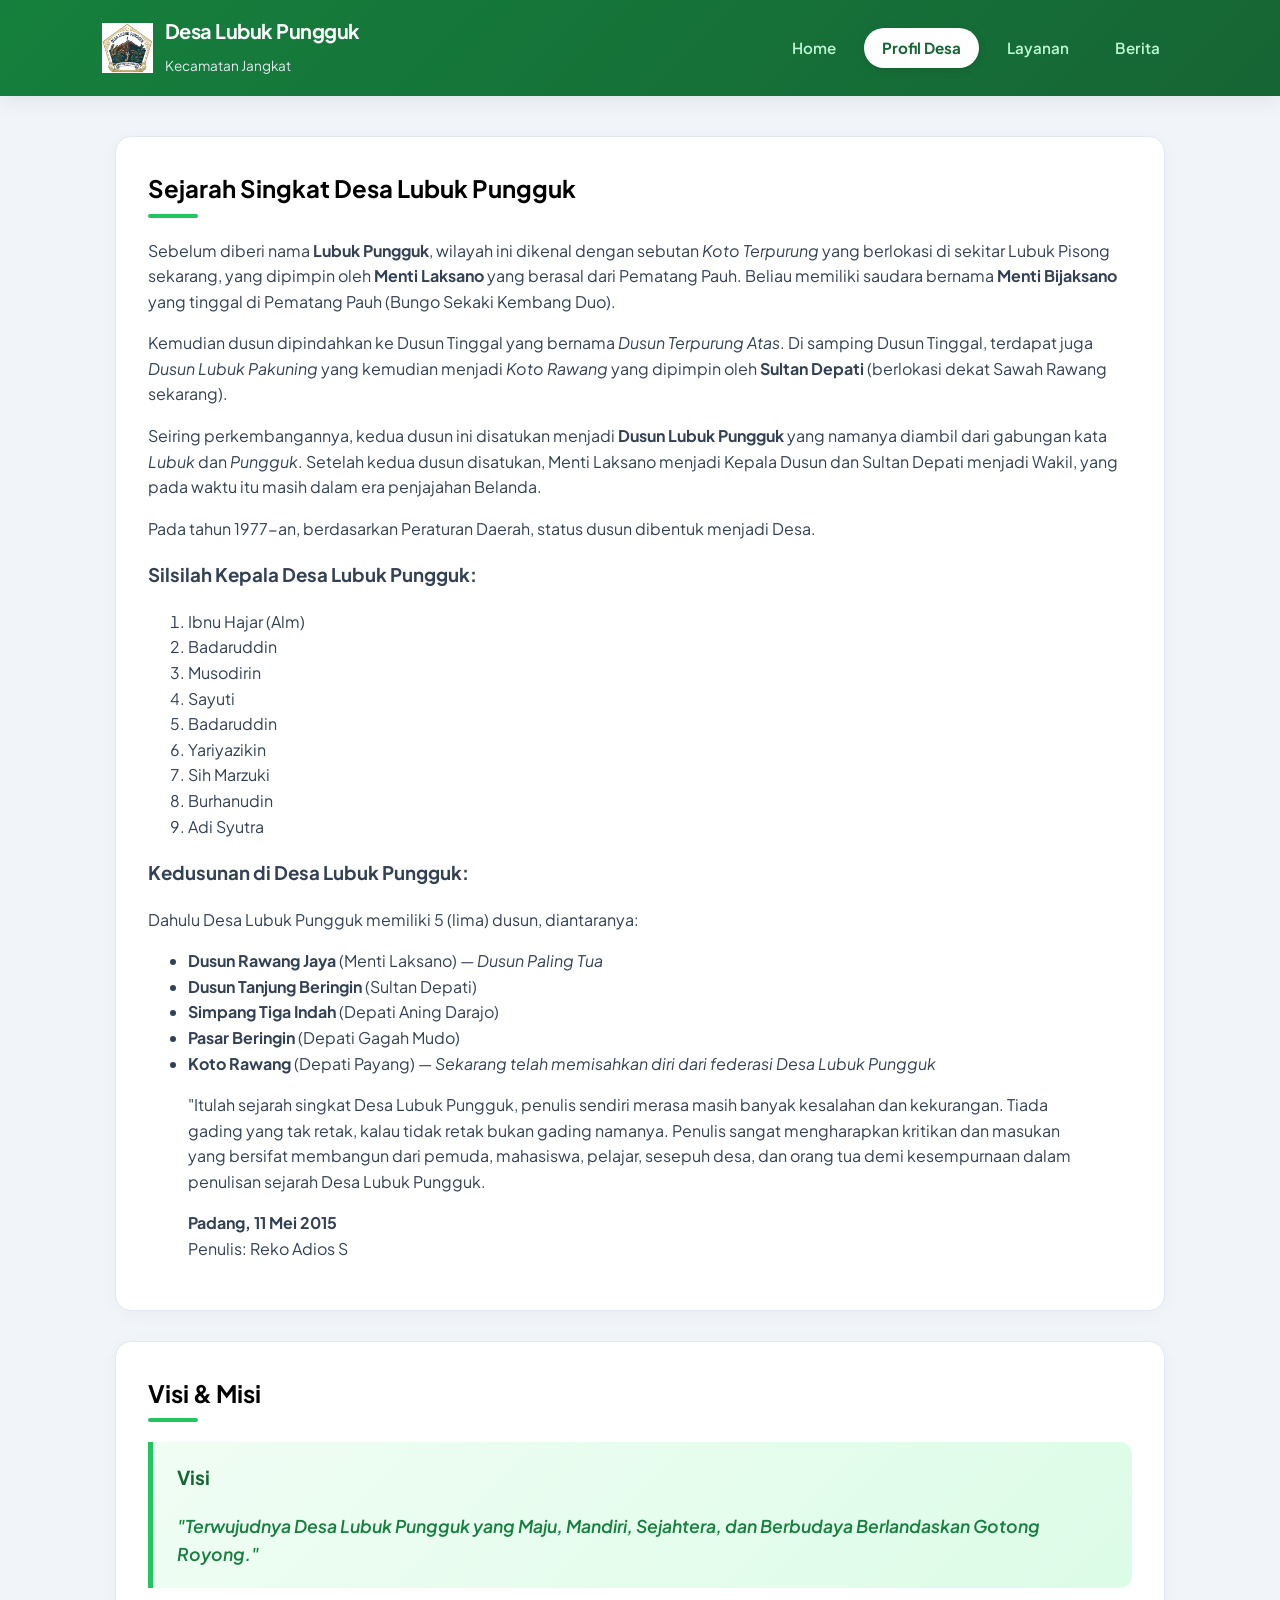
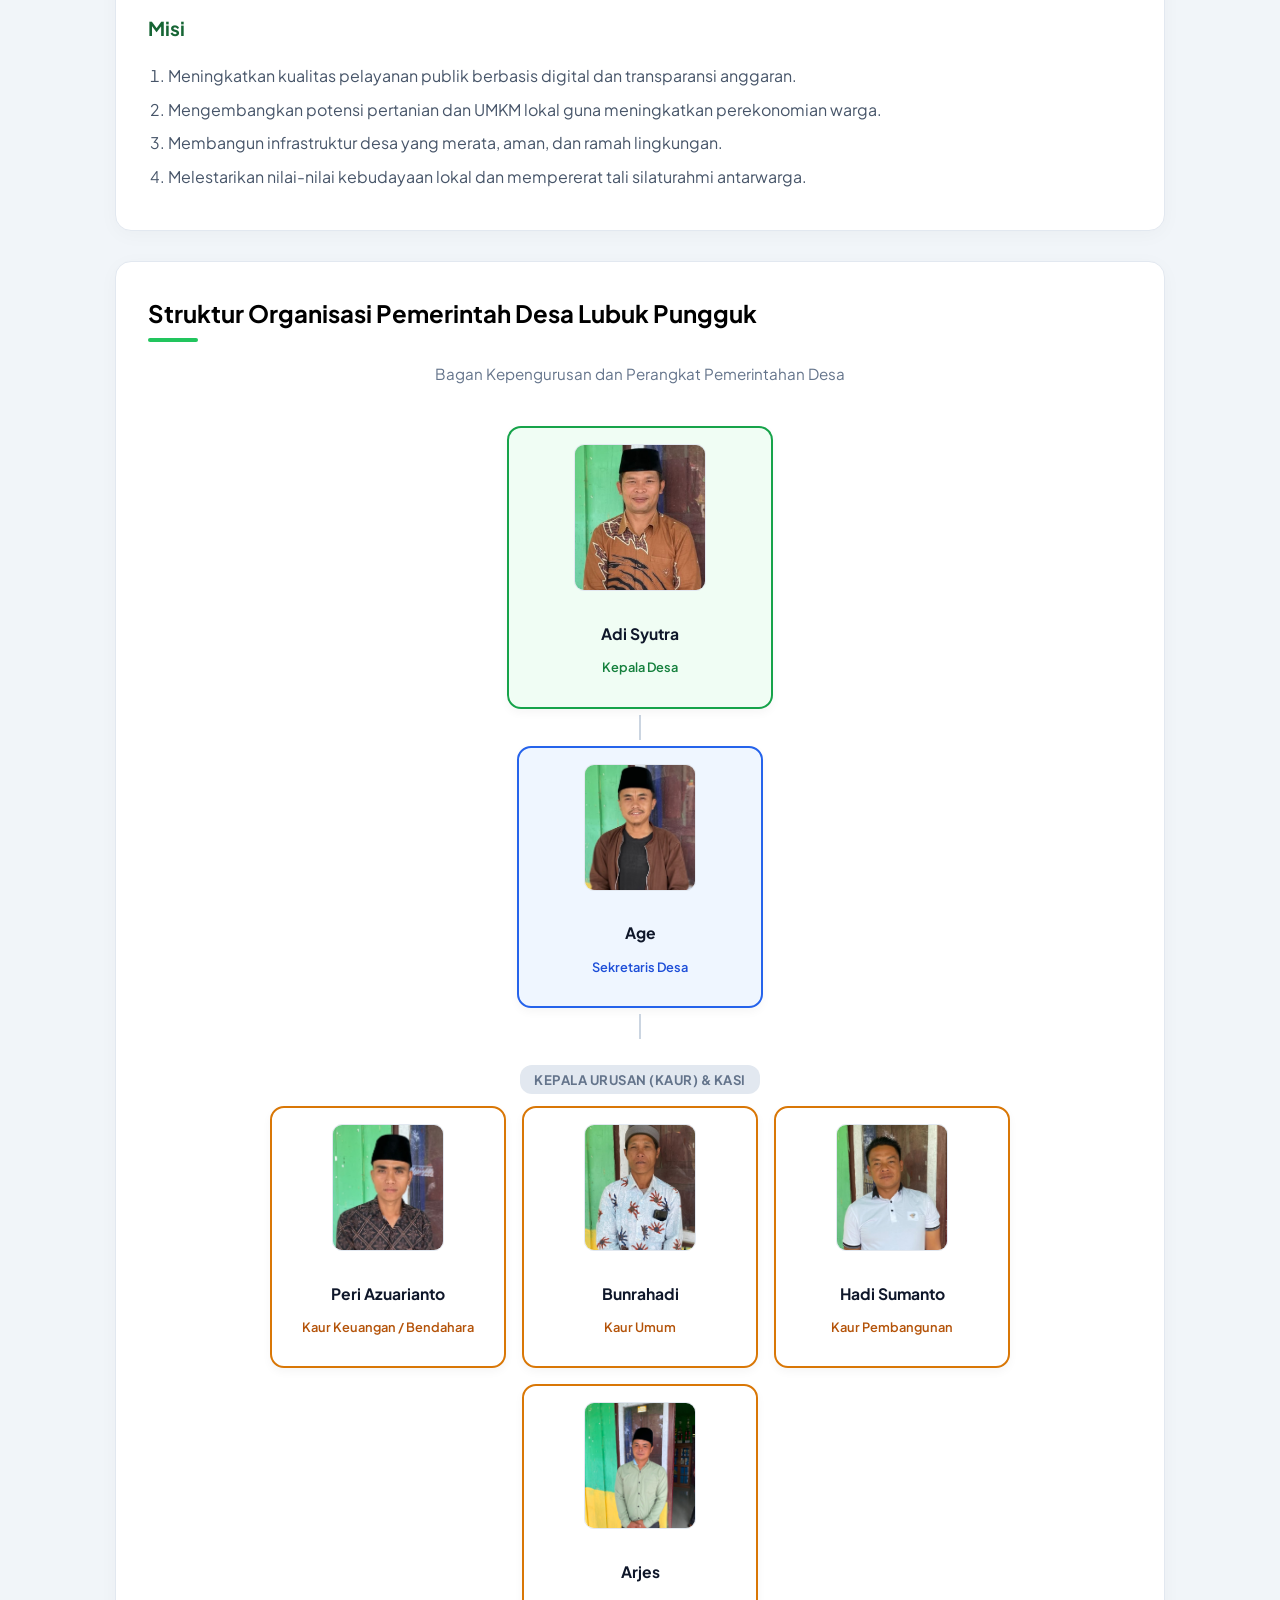
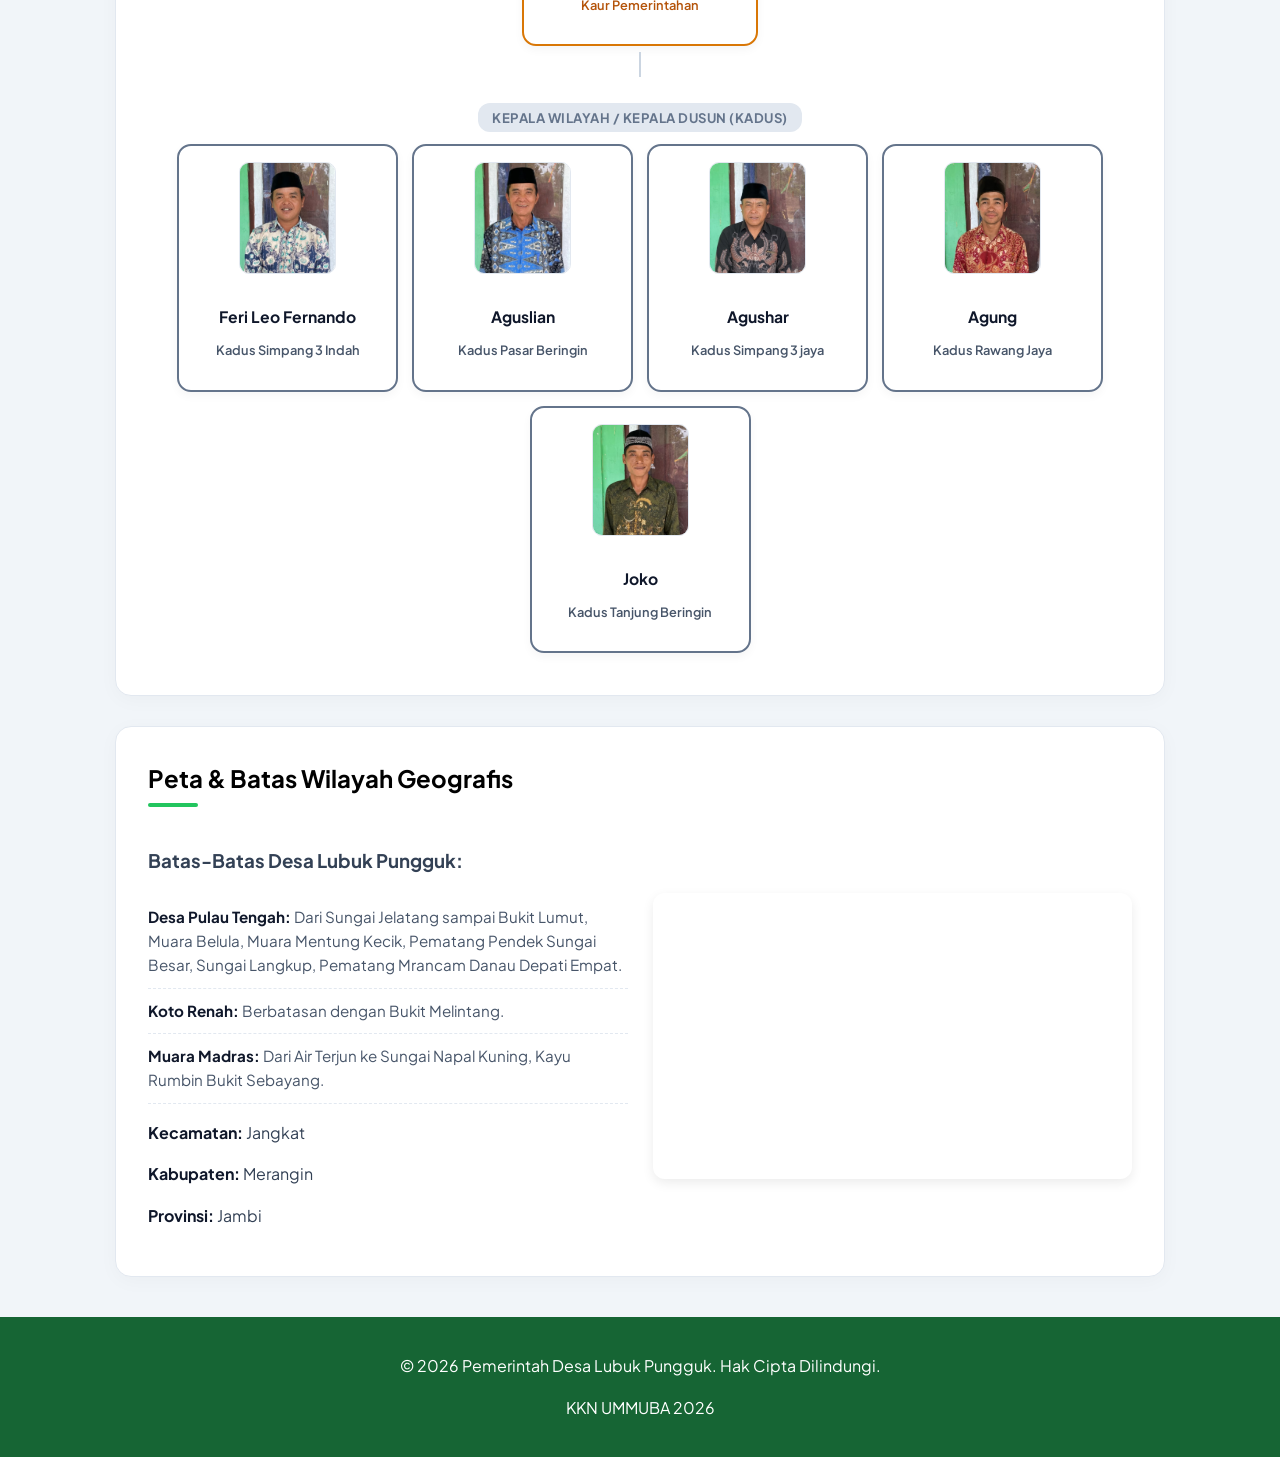
<file: profile.html>
<!DOCTYPE html>
<html lang="id">

<head>
    <meta charset="UTF-8">
    <meta name="viewport" content="width=device-width, initial-scale=1.0">
    <title>Profil Desa - Desa Lubuk Pungguk</title>
    <link rel="stylesheet" href="profile.css">
</head>

<body>

    <!-- Header & Navigasi -->
    <header class="navbar">
        <div class="logo">
            <img src="LOGO DESA1.png" alt="Logo Desa Lubuk Pungguk">
            <div class="logo-text">
                <h2>Desa Lubuk Pungguk</h2>
                <p>Kecamatan Jangkat</p>
            </div>
        </div>
        <nav>
            <a href="index.html">Home</a>
            <a href="profile.html" class="active">Profil Desa</a>
            <a href="Layanan.html">Layanan</a>
            <a href="berita.html" class="active">Berita</a>
        </nav>
    </header>

    <!-- Konten Utama Profil -->
    <main class="container">

        <!-- Sejarah Singkat & Kronologis Desa -->
        <section class="sejarah-section">
            <h2>Sejarah Singkat Desa Lubuk Pungguk</h2>

            <article class="isi-sejarah">
                <p>
                    Sebelum diberi nama <strong>Lubuk Pungguk</strong>, wilayah ini dikenal dengan sebutan <em>Koto
                        Terpurung</em> yang berlokasi di sekitar Lubuk Pisong sekarang, yang dipimpin oleh <strong>Menti
                        Laksano</strong> yang berasal dari Pematang Pauh. Beliau memiliki saudara bernama <strong>Menti
                        Bijaksano</strong> yang tinggal di Pematang Pauh (Bungo Sekaki Kembang Duo).
                </p>
                <p>
                    Kemudian dusun dipindahkan ke Dusun Tinggal yang bernama <em>Dusun Terpurung Atas</em>. Di samping
                    Dusun Tinggal, terdapat juga <em>Dusun Lubuk Pakuning</em> yang kemudian menjadi <em>Koto
                        Rawang</em> yang dipimpin oleh <strong>Sultan Depati</strong> (berlokasi dekat Sawah Rawang
                    sekarang).
                </p>
                <p>
                    Seiring perkembangannya, kedua dusun ini disatukan menjadi <strong>Dusun Lubuk Pungguk</strong> yang
                    namanya diambil dari gabungan kata <em>Lubuk</em> dan <em>Pungguk</em>. Setelah kedua dusun
                    disatukan, Menti Laksano menjadi Kepala Dusun dan Sultan Depati menjadi Wakil, yang pada waktu itu
                    masih dalam era penjajahan Belanda.
                </p>
                <p>
                    Pada tahun 1977-an, berdasarkan Peraturan Daerah, status dusun dibentuk menjadi Desa.
                </p>

                <!-- Daftar Mantan Kepala Desa -->
                <div class="sub-sejarah-box">
                    <h3>Silsilah Kepala Desa Lubuk Pungguk:</h3>
                    <ol class="list-kades">
                        <li>Ibnu Hajar (Alm)</li>
                        <li>Badaruddin</li>
                        <li>Musodirin</li>
                        <li>Sayuti</li>
                        <li>Badaruddin</li>
                        <li>Yariyazikin</li>
                        <li>Sih Marzuki</li>
                        <li>Burhanudin</li>
                        <li>Adi Syutra</li>
                    </ol>
                </div>

                <!-- Pembagian Dusun -->
                <div class="sub-sejarah-box">
                    <h3>Kedusunan di Desa Lubuk Pungguk:</h3>
                    <p>Dahulu Desa Lubuk Pungguk memiliki 5 (lima) dusun, diantaranya:</p>
                    <ul class="list-dusun">
                        <li><strong>Dusun Rawang Jaya</strong> (Menti Laksano) — <em>Dusun Paling Tua</em></li>
                        <li><strong>Dusun Tanjung Beringin</strong> (Sultan Depati)</li>
                        <li><strong>Simpang Tiga Indah</strong> (Depati Aning Darajo)</li>
                        <li><strong>Pasar Beringin</strong> (Depati Gagah Mudo)</li>
                        <li><strong>Koto Rawang</strong> (Depati Payang) — <em>Sekarang telah memisahkan diri dari
                                federasi Desa Lubuk Pungguk</em></li>
                    </ul>
                </div>

                <!-- Catatan Penulis -->
                <blockquote class="catatan-penulis">
                    <p>
                        "Itulah sejarah singkat Desa Lubuk Pungguk, penulis sendiri merasa masih banyak kesalahan dan
                        kekurangan. Tiada gading yang tak retak, kalau tidak retak bukan gading namanya. Penulis sangat
                        mengharapkan kritikan dan masukan yang bersifat membangun dari pemuda, mahasiswa, pelajar,
                        sesepuh desa, dan orang tua demi kesempurnaan dalam penulisan sejarah Desa Lubuk Pungguk.
                    </p>
                    <div class="penulis-foot">
                        <strong>Padang, 11 Mei 2015</strong><br>
                        <span>Penulis: Reko Adios S</span>
                    </div>
                </blockquote>
            </article>
        </section>

        <!-- Visi & Misi -->
        <section class="visi-misi-section">
            <h2>Visi & Misi</h2>

            <div class="box-visi">
                <h3>Visi</h3>
                <p class="visi-text">"Terwujudnya Desa Lubuk Pungguk yang Maju, Mandiri, Sejahtera, dan Berbudaya
                    Berlandaskan Gotong Royong."</p>
            </div>

            <div class="box-misi">
                <h3>Misi</h3>
                <ol>
                    <li>Meningkatkan kualitas pelayanan publik berbasis digital dan transparansi anggaran.</li>
                    <li>Mengembangkan potensi pertanian dan UMKM lokal guna meningkatkan perekonomian warga.</li>
                    <li>Membangun infrastruktur desa yang merata, aman, dan ramah lingkungan.</li>
                    <li>Melestarikan nilai-nilai kebudayaan lokal dan mempererat tali silaturahmi antarwarga.</li>
                </ol>
            </div>
        </section>

        <!-- Struktur Organisasi / Perangkat Desa (Organigram) -->
        <section class="struktur-section">
            <h2>Struktur Organisasi Pemerintah Desa Lubuk Pungguk</h2>
            <p class="subtitle-bagan">Bagan Kepengurusan dan Perangkat Pemerintahan Desa</p>

            <div class="organigram-wrapper">

                <!-- Tingkat 1: Kepala Desa -->
                <div class="level-top">
                    <div class="card-organigram kades">
                        <div class="foto-box">
                            <img src="pak kades.jpeg" alt="Foto Kepala Desa">
                        </div>
                        <div class="info-box">
                            <h4>Adi Syutra</h4>
                            <p class="jabatan">Kepala Desa</p>
                        </div>
                    </div>
                </div>

                <div class="line-vertical"></div>

                <!-- Tingkat 2: Sekretaris Desa -->
                <div class="level-sekretaris">
                    <div class="card-organigram sekdes">
                        <div class="foto-box">
                            <img src="pak sekdes.jpeg" alt="Foto Sekretaris Desa">
                        </div>
                        <div class="info-box">
                            <h4>Age</h4>
                            <p class="jabatan">Sekretaris Desa</p>
                        </div>
                    </div>
                </div>

                <div class="line-vertical"></div>

                <!-- Tingkat 3: Kepala Urusan (Kaur) & Kepala Seksi (Kasi) -->
                <div class="group-title">Kepala Urusan (Kaur) & Kasi</div>
                <div class="level-kaur">
                    <div class="card-organigram kaur">
                        <div class="foto-box">
                            <img src="pak bendahara.jpeg" alt="Foto Kaur Keuangan">
                        </div>
                        <div class="info-box">
                            <h4>Peri Azuarianto</h4>
                            <p class="jabatan">Kaur Keuangan / Bendahara</p>
                        </div>
                    </div>

                    <div class="card-organigram kaur">
                        <div class="foto-box">
                            <img src="Kaur umum.jpeg" alt="Foto Kaur Umum">
                        </div>
                        <div class="info-box">
                            <h4>Bunrahadi</h4>
                            <p class="jabatan">Kaur Umum</p>
                        </div>
                    </div>

                    <div class="card-organigram kaur">
                        <div class="foto-box">
                            <img src="Kaur pembangunan.jpeg" alt="Foto Kasi Pembangunan">
                        </div>
                        <div class="info-box">
                            <h4>Hadi Sumanto</h4>
                            <p class="jabatan">Kaur Pembangunan</p>
                        </div>
                    </div>

                    <div class="card-organigram kaur">
                        <div class="foto-box">
                            <img src="Kaur pemerintahan.jpeg" alt="Foto Kasi Pemerintahan">
                        </div>
                        <div class="info-box">
                            <h4>Arjes</h4>
                            <p class="jabatan">Kaur Pemerintahan</p>
                        </div>
                    </div>
                </div>

                <div class="line-vertical"></div>

                <!-- Tingkat 4: Kepala Dusun (5 Kadus) -->
                <div class="group-title">Kepala Wilayah / Kepala Dusun (Kadus)</div>
                <div class="level-kadus">
                    <div class="card-organigram kadus">
                        <div class="foto-box">
                            <img src="kadus simpang 3 indah.jpeg" alt="Kadus Simpang 3 Indah">
                        </div>
                        <div class="info-box">
                            <h4>Feri Leo Fernando</h4>
                            <p class="jabatan">Kadus Simpang 3 Indah</p>
                        </div>
                    </div>

                    <div class="card-organigram kadus">
                        <div class="foto-box">
                            <img src="Kadus pasar beringin.jpeg" alt="Kadus Pasar Beringin">
                        </div>
                        <div class="info-box">
                            <h4>Aguslian</h4>
                            <p class="jabatan">Kadus Pasar Beringin</p>
                        </div>
                    </div>

                    <div class="card-organigram kadus">
                        <div class="foto-box">
                            <img src="kadus simpang 3 jaya.jpeg" alt="Kadus Simpang 3 jaya">
                        </div>
                        <div class="info-box">
                            <h4>Agushar</h4>
                            <p class="jabatan">Kadus Simpang 3 jaya</p>
                        </div>
                    </div>

                    <div class="card-organigram kadus">
                        <div class="foto-box">
                            <img src="Kadus rawang jaya.jpeg" alt="Kadus Pasar Beringin">
                        </div>
                        <div class="info-box">
                            <h4>Agung</h4>
                            <p class="jabatan">Kadus Rawang Jaya</p>
                        </div>
                    </div>

                    <div class="card-organigram kadus">
                        <div class="foto-box">
                            <img src="Kadus tanjung beringin.jpeg" alt="Kadus Koto Rawang">
                        </div>
                        <div class="info-box">
                            <h4>Joko</h4>
                            <p class="jabatan">Kadus Tanjung Beringin</p>
                        </div>
                    </div>
                </div>

            </div>
        </section>

        <!-- Wilayah & Geografis -->
        <section class="geografis-section">
            <h2>Peta & Batas Wilayah Geografis</h2>
            <div class="geografis-box">
                <div class="info-geografis">
                    <h3>Batas-Batas Desa Lubuk Pungguk:</h3>
                    <ul class="list-batas">
                        <li><strong>Desa Pulau Tengah:</strong> Dari Sungai Jelatang sampai Bukit Lumut, Muara Belula,
                            Muara Mentung Kecik, Pematang Pendek Sungai Besar, Sungai Langkup, Pematang Mrancam Danau
                            Depati Empat.</li>
                        <li><strong>Koto Renah:</strong> Berbatasan dengan Bukit Melintang.</li>
                        <li><strong>Muara Madras:</strong> Dari Air Terjun ke Sungai Napal Kuning, Kayu Rumbin Bukit
                            Sebayang.</li>
                    </ul>

                    <div class="admin-detail">
                        <p><strong>Kecamatan:</strong> Jangkat</p>
                        <p><strong>Kabupaten:</strong> Merangin</p>
                        <p><strong>Provinsi:</strong> Jambi</p>
                    </div>
                </div>

                <!-- Google Maps Embed Desa Lubuk Pungguk -->
                <div class="peta-box">
                    <iframe
                        src="https://www.google.com/maps/embed?pb=!1m18!1m12!1m3!1d63777.67490333792!2d101.76000000000002!3d-2.5200000000000005!2m3!1f0!2f0!3f0!3m2!1i1024!2i768!4f13.1!3m3!1m2!1s0x2e2a10c71d23da1b%3A0xb9422a95101a8078!2sLubuk%20Pungguk%2C%20Kec.%20Jangkat%2C%20Kabupaten%20Merangin%2C%20Jambi!5e0!3m2!1sid!2sid!4v1700000000000!5m2!1sid!2sid"
                        width="100%" height="280" style="border:0; border-radius: 8px;" allowfullscreen=""
                        loading="lazy" referrerpolicy="no-referrer-when-downgrade">
                    </iframe>
                </div>
            </div>
        </section>

    </main>

    <!-- Footer -->
    <footer>
        <p>&copy; 2026 Pemerintah Desa Lubuk Pungguk. Hak Cipta Dilindungi.</p>
        <P>KKN UMMUBA 2026</P>
    </footer>

    <script src="script.js"></script>
</body>

</html>
</file>
<file: index.css>
/* Tampilan Dasar */
body {
    font-family: 'Segoe UI', Tahoma, Geneva, Verdana, sans-serif;
    margin: 0;
    padding: 0;
    background-color: #f8f9fa;
    color: #333;
    line-height: 1.6;
}

/* Header & Navigasi Universal */
/* Header & Navigasi Universal */
header {
    background: linear-gradient(135deg, #15803d 0%, #166534 100%);
    color: white;
    display: flex;
    justify-content: space-between;
    align-items: center;
    padding: 1.2rem 8%;
    position: sticky;
    top: 0;
    z-index: 100;
    box-shadow: 0 4px 20px rgba(0, 0, 0, 0.08);
}

.logo h2 {
    margin: 0;
    font-size: 1.35rem;
    font-weight: 700;
    letter-spacing: -0.5px;
}

nav {
    display: flex;
    align-items: center;
}

/* Style dasar menu navigasi */
nav a {
    color: #bbf7d0;
    text-decoration: none;
    margin-left: 10px;
    font-weight: 600;
    font-size: 0.95rem;
    padding: 8px 18px;
    border-radius: 20px;
    /* Transisi halus saat kursor diarahkan */
    transition: all 0.3s ease; 
    position: relative;
}

/* EFEK HOVER: Saat kursor diarahkan ke menu (Home, Profil, Layanan, dll) */
nav a:hover {
    color: #ffffff;
    background-color: rgba(255, 255, 255, 0.2); /* Latar belakang putih transparan */
    transform: translateY(-2px);                  /* Efek terangkat sedikit ke atas */
    box-shadow: 0 4px 10px rgba(0, 0, 0, 0.15);  /* Bayangan lembut di bawah menu */
}

/* Tampilan untuk menu yang sedang AKTIF (Halaman yang dibuka) */
nav a.active {
    color: #166534;
    background-color: #ffffff;                    /* Latar belakang putih solid */
    font-weight: 700;
    box-shadow: 0 2px 8px rgba(0, 0, 0, 0.1);
}

/* Bagian Logo + Teks Desa */
.logo {
    display: flex;
    align-items: center;
    gap: 12px; /* Jarak antara gambar logo dan teks */
}

.logo img {
    height: 50px; /* Ukuran tinggi logo */
    width: auto;
    object-fit: contain;
}

.logo-text h2 {
    margin: 0;
    font-size: 1.25rem;
    font-weight: 700;
    color: #ffffff;
    line-height: 1.2;
}

/* Menghapus garis hijau default h2 khusus untuk teks logo */
.logo-text h2::after {
    display: none;
}

.logo-text p {
    margin: 2px 0 0 0;
    font-size: 0.85rem;
    color: #e2e8f0;
    font-weight: 400;
}
/* Layout Konten Utama */
.container {
    max-width: 1050px;
    margin: 40px auto;
    padding: 0 20px;
}

section {
    background: #ffffff;
    padding: 32px;
    margin-bottom: 30px;
    border-radius: 16px;
    box-shadow: 0 4px 20px rgba(0, 0, 0, 0.03);
    border: 1px solid #e2e8f0;
}

h2 {
    color: #ffffff;
    font-size: 1.5rem;
    font-weight: 700;
    margin-top: 0;
    margin-bottom: 20px;
    position: relative;
    padding-bottom: 10px;
}

/* Akses garis hijau kecil di bawah setiap judul H2 */
h2::after {
    content: '';
    position: absolute;
    bottom: 0;
    left: 0;
    width: 50px;
    height: 4px;
    background-color: #22c55e;
    border-radius: 2px;
}
/* Hero Section */
.hero {
    background: linear-gradient(rgba(0, 0, 0, 0.6), rgba(0, 0, 0, 0.6)), 
                url(perangkat\ desa\ 2.jpeg) center/cover no-repeat;
    height: 350px;
    display: flex;
    justify-content: center;
    align-items: center;
    text-align: center;
    color: white;
    padding: 0 20px;
}

.hero h1 {
    font-size: 2.2rem;
    margin-bottom: 10px;
}

.hero p {
    font-size: 1.1rem;
    margin-bottom: 20px;
}

.btn-utama {
    display: inline-block;
    background-color: #2e7d32;
    color: white;
    padding: 10px 24px;
    text-decoration: none;
    border-radius: 20px;
    font-weight: bold;
}

.btn-utama:hover {
    background-color: #388e3c;
}

/* Layout Konten */
.container {
    max-width: 1000px;
    margin: 30px auto;
    padding: 0 20px;
}

section {
    background: white;
    padding: 30px;
    margin-bottom: 30px;
    border-radius: 10px;
    box-shadow: 0 4px 6px rgba(0,0,0,0.05);
}

h2 {
    color: #ffffff;
    margin-top: 0;
    margin-bottom: 20px;
}

/* Sambutan Kades */
.sambutan-box {
    display: flex;
    gap: 25px;
    align-items: center;
    flex-wrap: wrap;
}

/* --- Bagian Sambutan Kades di style.css --- */

/* Gaya untuk wadah fotonya */
.foto-kades {
    flex-shrink: 0; /* Agar foto tidak gepeng saat layar menyempit */
    display: flex;
    justify-content: center;
}

/* Gaya baru untuk mengatur ukuran foto yang sebenarnya */
.img-kades {
    /* --- REKOMENDASI UKURAN --- */
    width: 180px;      /* Lebar foto (misalnya 180 pixel) */
    height: 240px;     /* Tinggi foto (misalnya 240 pixel) */
    /* -------------------------- */
    
    object-fit: cover; /* Agar foto terpotong rapi jika aslinya tidak pas */
    object-position: center top; /* Memastikan wajah tetap terlihat di tengah atas */
    border-radius: 10px; /* Sudut foto agak melengkung */
    box-shadow: 0 4px 8px rgba(0,0,0,0.1); /* Efek bayangan halus */
    border: 3px solid white; /* Bingkai putih tebal agar terlihat elegan */
}

.teks-sambutan {
    flex: 1;
    min-width: 250px;
}

/* Container Cards */
.cards {
    display: flex;
    gap: 24px;
    align-items: stretch; /* Memastikan semua kartu memiliki tinggi yang sama */
    flex-wrap: wrap;
}

/* Gaya Seragam untuk Semua Kartu */
.card-ringkasan {
    flex: 1;
    min-width: 280px;
    background: #ffffff;
    border-radius: 16px;
    padding: 30px 24px;
    border: 1px solid #eef2f5;
    box-shadow: 0 4px 15px rgba(0, 0, 0, 0.04);
    display: flex;
    flex-direction: column;
    align-items: center;
    text-align: center;
    transition: transform 0.3s ease, box-shadow 0.3s ease;
}

.card-ringkasan:hover {
    transform: translateY(-5px);
    box-shadow: 0 8px 25px rgba(0, 0, 0, 0.08);
}

/* Container Icon Atas */
.card-icon-box {
    margin-bottom: 16px;
}

.card-ringkasan .icon {
    font-size: 2.2rem;
    display: inline-flex;
    align-items: center;
    justify-content: center;
    width: 65px;
    height: 65px;
    background-color: #f0fdf4;
    border-radius: 16px;
}

/* Judul Kartu */
.card-ringkasan h3 {
    color: #166534;
    font-size: 1.3rem;
    font-weight: 700;
    margin: 0 0 12px 0;
}

/* Deskripsi Kartu */
.card-desc {
    color: #64748b;
    font-size: 0.95rem;
    line-height: 1.6;
    margin: 0 0 20px 0;
}

/* Style Gambar Icon Utama di Atas */
.icon-img-main {
    width: 65px;
    height: 65px;
    object-fit: cover;
    border-radius: 14px;
    background-color: #f0fdf4;
    padding: 8px; /* Berikan padding jika gambarnya berbentuk icon transparan (PNG) */
}

/* Style Gambar Icon Kecil di List Komoditas */
.potensi-list .item-img {
    width: 24px;
    height: 24px;
    object-fit: cover;
    border-radius: 4px; /* Gunakan 50% jika ingin gambarnya bulat melingkar */
    flex-shrink: 0;
}
/* Grid Komoditas Potensi Desa */
.potensi-list {
    list-style: none;
    padding: 0;
    margin: auto 0 0 0; /* Otomatis ke bawah */
    display: grid;
    grid-template-columns: repeat(2, 1fr);
    gap: 12px;
    width: 100%;
}

.potensi-list li {
    display: flex;
    align-items: center;
    justify-content: center;
    gap: 8px;
    background: #f8fafc;
    border: 1px solid #e2e8f0;
    padding: 10px 8px;
    border-radius: 10px;
    font-weight: 600;
    color: #1e293b;
    font-size: 0.9rem;
    transition: background 0.2s ease, border-color 0.2s ease;
}

.potensi-list li:hover {
    background: #f1f5f9;
    border-color: #cbd5e1;
}

.potensi-list .item-icon {
    font-size: 1.1rem;
}

/* Responsive Mobile */
@media (max-width: 768px) {
    .cards {
        flex-direction: column;
    }
}



/* Footer */
footer {
    text-align: center;
    padding: 20px;
    background-color: #166534;
    color: white;
    margin-top: 40px;
}

/* Styling Tombol Back to Top */
#backToTop {
    display: none;
    position: fixed;
    bottom: 30px;
    right: 30px;
    z-index: 99;
    font-size: 1.2rem;
    font-weight: bold;
    border: none;
    outline: none;
    background-color: white;
    color: #1b7a43;
    cursor: pointer;
    padding: 12px 18px;
    border-radius: 50%;
    box-shadow: 0 4px 12px rgba(0,0,0,0.2);
    transition: background-color 0.2s, transform 0.2s;
}

#backToTop:hover {
    background-color: white;
    transform: translateY(-3px);
}

html {
    scroll-behavior: smooth;
}
</file>
<file: berita.css>
/* ==========================================
   TAMPILAN DASAR & RESET
   ========================================== */
* {
    box-sizing: border-box;
}

body {
    font-family: 'Segoe UI', Tahoma, Geneva, Verdana, sans-serif;
    margin: 0;
    padding: 0;
    background-color: #f8f9fa;
    color: #333;
    line-height: 1.6;
}

html {
    scroll-behavior: smooth;
}

/* ==========================================
   HEADER & NAVIGASI UNIVERSAL (DISAMAKAN)
   ========================================== */
header {
    background: linear-gradient(135deg, #15803d 0%, #166534 100%);
    color: white;
    display: flex;
    justify-content: space-between;
    align-items: center;
    padding: 1.2rem 8%;
    position: sticky;
    top: 0;
    z-index: 100;
    box-shadow: 0 4px 20px rgba(0, 0, 0, 0.08);
}

.logo {
    display: flex;
    align-items: center;
    gap: 12px;
}

.logo img {
    height: 50px;
    width: auto;
    object-fit: contain;
}

.logo-text h2 {
    margin: 0;
    font-size: 1.25rem;
    font-weight: 700;
    color: #ffffff;
    line-height: 1.2;
}

.logo-text h2::after {
    display: none;
}

.logo-text p {
    margin: 2px 0 0 0;
    font-size: 0.85rem;
    color: #e2e8f0;
    font-weight: 400;
}

nav {
    display: flex;
    align-items: center;
}

nav a {
    color: #bbf7d0;
    text-decoration: none;
    margin-left: 10px;
    font-weight: 600;
    font-size: 0.95rem;
    padding: 8px 18px;
    border-radius: 20px;
    transition: all 0.3s ease;
    position: relative;
}

nav a:hover {
    color: #ffffff;
    background-color: rgba(255, 255, 255, 0.2);
    transform: translateY(-2px);
    box-shadow: 0 4px 10px rgba(0, 0, 0, 0.15);
}

nav a.active {
    color: #166534;
    background-color: #ffffff;
    font-weight: 700;
    box-shadow: 0 2px 8px rgba(0, 0, 0, 0.1);
}

/* ==========================================
   LAYOUT KONTEN UTAMA & SECTION BERITA
   ========================================== */
.container {
    max-width: 1050px;
    margin: 40px auto;
    padding: 0 20px;
}

.section-berita-arsip {
    background: #ffffff;
    padding: 32px;
    margin-bottom: 30px;
    border-radius: 16px;
    box-shadow: 0 4px 20px rgba(0, 0, 0, 0.03);
    border: 1px solid #e2e8f0;
}

.header-arsip-berita {
    text-align: center;
    margin-bottom: 30px;
}

.header-arsip-berita h2 {
    font-size: 2rem;
    color: #166534;
    margin-bottom: 8px;
    position: relative;
    padding-bottom: 10px;
}

.header-arsip-berita h2::after {
    content: '';
    position: absolute;
    bottom: 0;
    left: 50%;
    transform: translateX(-50%);
    width: 60px;
    height: 4px;
    background-color: #22c55e;
    border-radius: 2px;
}

.header-arsip-berita p {
    color: #64748b;
    font-size: 1rem;
}

/* Kotak Pencarian */
.search-berita-box {
    max-width: 650px;
    margin: 0 auto 35px;
}

.search-berita-box input {
    width: 100%;
    padding: 14px 20px;
    font-size: 0.95rem;
    border: 2px solid #e2e8f0;
    border-radius: 30px;
    outline: none;
    background-color: #ffffff;
    box-shadow: 0 4px 12px rgba(0, 0, 0, 0.03);
    transition: all 0.3s ease;
}

.search-berita-box input:focus {
    border-color: #15803d;
    box-shadow: 0 4px 15px rgba(21, 128, 61, 0.15);
}

/* Sub-header Seksi Berita */
.header-seksi {
    display: flex;
    justify-content: space-between;
    align-items: center;
    margin-bottom: 25px;
    padding-bottom: 10px;
    border-bottom: 2px solid #e2e8f0;
}

.header-seksi h2 {
    font-size: 1.35rem;
    color: #166534;
    margin: 0;
    position: relative;
}

.header-seksi h2::after {
    display: none;
}

.link-semua {
    color: #1b7a43;
    font-weight: 600;
    text-decoration: none;
    font-size: 0.9rem;
    transition: color 0.2s ease;
}

.link-semua:hover {
    color: #145c32;
    text-decoration: underline;
}

/* Efek kartu saat dicari */
.card-berita-home {
    transition: all 0.3s ease;
}

/* Pesan saat berita tidak ditemukan */
.no-results-message {
    grid-column: 1 / -1;
    text-align: center;
    padding: 30px;
    background: #ffffff;
    border: 2px dashed #cbd5e1;
    border-radius: 12px;
    color: #64748b;
    font-weight: 600;
}

/* ==========================================
   GRID BERITA & KARTU BERITA
   ========================================== */
.grid-berita-home {
    display: grid;
    grid-template-columns: repeat(auto-fit, minmax(280px, 1fr));
    gap: 22px;
}

.card-berita-home {
    background: #ffffff;
    border: 1px solid #e2e8f0;
    border-radius: 12px;
    overflow: hidden;
    box-shadow: 0 4px 12px rgba(0, 0, 0, 0.03);
    transition: transform 0.2s ease, box-shadow 0.2s ease;
    display: flex;
    flex-direction: column;
}

.card-berita-home:hover {
    transform: translateY(-4px);
    box-shadow: 0 8px 18px rgba(0, 0, 0, 0.08);
}

.thumb-berita {
    width: 100%;
    height: 180px;
    background-color: #cbd5e1;
}

.thumb-berita img {
    width: 100%;
    height: 100%;
    object-fit: cover;
}

.content-berita {
    padding: 18px;
    display: flex;
    flex-direction: column;
    flex-grow: 1;
}

.tanggal-berita {
    font-size: 0.78rem;
    color: #1b7a43;
    font-weight: 600;
    margin-bottom: 6px;
}

.content-berita h3 {
    margin: 0 0 8px 0;
    font-size: 1.05rem;
    line-height: 1.4;
}

.content-berita h3 a {
    color: #0f172a;
    text-decoration: none;
    transition: color 0.2s ease;
}

.content-berita h3 a:hover {
    color: #1b7a43;
}

.content-berita p {
    font-size: 0.88rem;
    color: #64748b;
    margin: 0 0 14px 0;
    line-height: 1.5;
}

.btn-baca {
    margin-top: auto;
    font-size: 0.85rem;
    font-weight: 600;
    color: #1b7a43;
    text-decoration: none;
    transition: color 0.2s ease;
}

.btn-baca:hover {
    color: #145c32;
    text-decoration: underline;
}

/* ==========================================
   FOOTER (DISAMAKAN)
   ========================================== */
footer {
    text-align: center;
    padding: 20px;
    background-color: #166534;
    color: white;
    margin-top: 40px;
}

footer p {
    margin: 4px 0;
}
</file>
<file: Layanan.css>
/* =========================================================
   DESAIN MODERN - DESA LUBUK PUNGGUK
   ========================================================= */

/* Import Font Modern & Rapi dari Google Fonts */
@import url('https://fonts.googleapis.com/css2?family=Plus+Jakarta+Sans:wght@400;500;600;700&display=swap');

body {
    font-family: 'Plus Jakarta Sans', -apple-system, BlinkMacSystemFont, sans-serif;
    margin: 0;
    padding: 0;
    background-color: #f1f5f9; /* Warna latar belakang abu-abu terang yang soft */
    color: #334155;
    line-height: 1.6;
}

/* Header & Navigasi Universal */
/* Header & Navigasi Universal */
header {
    background: linear-gradient(135deg, #15803d 0%, #166534 100%);
    color: white;
    display: flex;
    justify-content: space-between;
    align-items: center;
    padding: 1.2rem 8%;
    position: sticky;
    top: 0;
    z-index: 100;
    box-shadow: 0 4px 20px rgba(0, 0, 0, 0.08);
}

.logo h2 {
    margin: 0;
    font-size: 1.35rem;
    font-weight: 700;
    letter-spacing: -0.5px;
}

nav {
    display: flex;
    align-items: center;
}

/* Style dasar menu navigasi */
nav a {
    color: #bbf7d0;
    text-decoration: none;
    margin-left: 10px;
    font-weight: 600;
    font-size: 0.95rem;
    padding: 8px 18px;
    border-radius: 20px;
    /* Transisi halus saat kursor diarahkan */
    transition: all 0.3s ease; 
    position: relative;
}

/* EFEK HOVER: Saat kursor diarahkan ke menu (Home, Profil, Layanan, dll) */
nav a:hover {
    color: #ffffff;
    background-color: rgba(255, 255, 255, 0.2); /* Latar belakang putih transparan */
    transform: translateY(-2px);                  /* Efek terangkat sedikit ke atas */
    box-shadow: 0 4px 10px rgba(0, 0, 0, 0.15);  /* Bayangan lembut di bawah menu */
}

/* Tampilan untuk menu yang sedang AKTIF (Halaman yang dibuka) */
nav a.active {
    color: #166534;
    background-color: #ffffff;                    /* Latar belakang putih solid */
    font-weight: 700;
    box-shadow: 0 2px 8px rgba(0, 0, 0, 0.1);
}

/* Bagian Logo + Teks Desa */
.logo {
    display: flex;
    align-items: center;
    gap: 12px; /* Jarak antara gambar logo dan teks */
}

.logo img {
    height: 50px; /* Ukuran tinggi logo */
    width: auto;
    object-fit: contain;
}

.logo-text h2 {
    margin: 0;
    font-size: 1.25rem;
    font-weight: 700;
    color: #ffffff;
    line-height: 1.2;
}

/* Menghapus garis hijau default h2 khusus untuk teks logo */
.logo-text h2::after {
    display: none;
}

.logo-text p {
    margin: 2px 0 0 0;
    font-size: 0.85rem;
    color: #e2e8f0;
    font-weight: 400;
}
/* Layout Konten Utama */
.container {
    max-width: 1050px;
    margin: 40px auto;
    padding: 0 20px;
}

section {
    background: #ffffff;
    padding: 32px;
    margin-bottom: 30px;
    border-radius: 16px;
    box-shadow: 0 4px 20px rgba(0, 0, 0, 0.03);
    border: 1px solid #e2e8f0;
}

h2 {
    color: #ffffff;
    font-size: 1.5rem;
    font-weight: 700;
    margin-top: 0;
    margin-bottom: 20px;
    position: relative;
    padding-bottom: 10px;
}

/* Garis aksen kecil di bawah judul */
h2::after {
    content: '';
    position: absolute;
    bottom: 0;
    left: 0;
    width: 50px;
    height: 4px;
    background-color: #22c55e;
    border-radius: 2px;
}

/* =========================================================
   3. PERBAIKAN KHUSUS HALAMAN LAYANAN DESA
   ========================================================= */

/* Banner Informasi Jam Kerja */
.banner-layanan {
    background: linear-gradient(135deg, #f0fdf4 0%, #dcfce7 100%);
    border: 1px solid #bbf7d0;
}

.banner-layanan h2 {
    color: #166534;
}

.jam-operasional {
    background-color: #ffffff;
    padding: 14px 20px;
    border-radius: 12px;
    margin-top: 15px;
    display: inline-block;
    border: 1px solid #86efac;
    box-shadow: 0 2px 8px rgba(34, 197, 94, 0.08);
}

.jam-operasional p {
    margin: 2px 0;
    color: #15803d;
    font-size: 0.95rem;
}

/* Grid Kartu Layanan (Membuat Kartu Terlihat Elegan) */
.grid-layanan {
    display: grid;
    grid-template-columns: repeat(auto-fit, minmax(280px, 1fr));
    gap: 22px;
    margin-top: 25px;
}

.card-layanan {
    background: #ffffff;
    border: 1px solid #e2e8f0;
    border-radius: 16px;
    padding: 24px;
    box-shadow: 0 4px 12px rgba(0, 0, 0, 0.02);
    transition: all 0.3s cubic-bezier(0.4, 0, 0.2, 1);
    position: relative;
    overflow: hidden;
}

/* Akses garis atas saat kartu di-hover */
.card-layanan::before {
    content: '';
    position: absolute;
    top: 0;
    left: 0;
    width: 100%;
    height: 4px;
    background: #22c55e;
    opacity: 0;
    transition: opacity 0.3s ease;
}

.card-layanan:hover {
    transform: translateY(-6px);
    box-shadow: 0 12px 24px rgba(0, 0, 0, 0.08);
    border-color: #cbd5e1;
}

.card-layanan:hover::before {
    opacity: 1;
}

.icon-layanan {
    font-size: 2.2rem;
    margin-bottom: 12px;
    display: inline-block;
    background: #f0fdf4;
    padding: 10px;
    border-radius: 12px;
}

.card-layanan h3 {
    margin: 0 0 10px 0;
    color: #166534;
    font-size: 1.15rem;
    font-weight: 700;
}

.deskripsi-layanan {
    font-size: 0.9rem;
    color: #64748b;
    margin-bottom: 16px;
    line-height: 1.5;
}

.card-layanan strong {
    color: #334155;
    font-size: 0.9rem;
}

.card-layanan ul {
    margin: 10px 0 0 0;
    padding-left: 18px;
    font-size: 0.88rem;
    color: #475569;
}

.card-layanan li {
    margin-bottom: 6px;
}

/* Alur Prosedur / Langkah-Langkah */
.aluran-langkah {
    display: grid;
    grid-template-columns: repeat(auto-fit, minmax(200px, 1fr));
    gap: 20px;
    margin-top: 25px;
}

.langkah {
    background: #f8fafc;
    border-radius: 14px;
    padding: 24px 18px;
    text-align: center;
    border: 1px solid #e2e8f0;
    transition: all 0.2s ease;
}

.langkah:hover {
    background: #ffffff;
    box-shadow: 0 6px 16px rgba(0, 0, 0, 0.05);
}

.nomor-langkah {
    width: 46px;
    height: 46px;
    background: linear-gradient(135deg, #22c55e, #15803d);
    color: white;
    font-weight: 700;
    font-size: 1.2rem;
    border-radius: 50%;
    display: flex;
    align-items: center;
    justify-content: center;
    margin: 0 auto 16px auto;
    box-shadow: 0 4px 10px rgba(34, 197, 94, 0.3);
}

.langkah h4 {
    margin: 0 0 8px 0;
    color: #0f172a;
    font-size: 1.05rem;
}

.langkah p {
    font-size: 0.85rem;
    color: #64748b;
    margin: 0;
}

/* Tombol WhatsApp Bantuan Modern */
.bantuan-section {
    text-align: center;
    background: linear-gradient(135deg, #ffffff 0%, #f0fdf4 100%);
}

.btn-wa {
    display: inline-block;
    background-color: #25d366;
    color: white;
    padding: 14px 28px;
    text-decoration: none;
    font-weight: 600;
    border-radius: 30px;
    margin-top: 15px;
    box-shadow: 0 6px 18px rgba(37, 211, 102, 0.35);
    transition: all 0.2s ease;
}

.btn-wa:hover {
    background-color: #1eb954;
    transform: translateY(-2px);
    box-shadow: 0 8px 22px rgba(37, 211, 102, 0.45);
}

/* Footer */
footer {
    text-align: center;
    padding: 20px;
    background-color: #166534;
    color: white;
    margin-top: 40px;
}

/* Styling Tombol Back to Top */
#backToTop {
    display: none;
    position: fixed;
    bottom: 30px;
    right: 30px;
    z-index: 99;
    font-size: 1.2rem;
    font-weight: bold;
    border: none;
    outline: none;
    background-color: white;
    color: #1b7a43;
    cursor: pointer;
    padding: 12px 18px;
    border-radius: 50%;
    box-shadow: 0 4px 12px rgba(0,0,0,0.2);
    transition: background-color 0.2s, transform 0.2s;
}

#backToTop:hover {
    background-color: white;
    transform: translateY(-3px);
}

html {
    scroll-behavior: smooth;
}
</file>
<file: profile.css>
/* =========================================================
   DESAIN MODERN UNIVERSAL - DESA LUBUK PUNGGUK
   ========================================================= */

/* Import Font Modern 'Plus Jakarta Sans' dari Google Fonts */
@import url('https://fonts.googleapis.com/css2?family=Plus+Jakarta+Sans:wght@400;500;600;700&display=swap');

body {
    font-family: 'Plus Jakarta Sans', -apple-system, BlinkMacSystemFont, sans-serif;
    margin: 0;
    padding: 0;
    background-color: #f1f5f9; /* Background soft abu-abu terang */
    color: #334155;
    line-height: 1.6;
}

/* Header & Navigasi Universal (Sama Konsisten di Semua Halaman) */
/* Header & Navigasi Universal */
header {
    background: linear-gradient(135deg, #15803d 0%, #166534 100%);
    color: white;
    display: flex;
    justify-content: space-between;
    align-items: center;
    padding: 1.2rem 8%;
    position: sticky;
    top: 0;
    z-index: 100;
    box-shadow: 0 4px 20px rgba(0, 0, 0, 0.08);
}

.logo h2 {
    margin: 0;
    font-size: 1.35rem;
    font-weight: 700;
    letter-spacing: -0.5px;
}

nav {
    display: flex;
    align-items: center;
}

/* Style dasar menu navigasi */
nav a {
    color: #bbf7d0;
    text-decoration: none;
    margin-left: 10px;
    font-weight: 600;
    font-size: 0.95rem;
    padding: 8px 18px;
    border-radius: 20px;
    /* Transisi halus saat kursor diarahkan */
    transition: all 0.3s ease; 
    position: relative;
}

/* EFEK HOVER: Saat kursor diarahkan ke menu (Home, Profil, Layanan, dll) */
nav a:hover {
    color: #ffffff;
    background-color: rgba(255, 255, 255, 0.2); /* Latar belakang putih transparan */
    transform: translateY(-2px);                  /* Efek terangkat sedikit ke atas */
    box-shadow: 0 4px 10px rgba(0, 0, 0, 0.15);  /* Bayangan lembut di bawah menu */
}

/* Tampilan untuk menu yang sedang AKTIF (Halaman yang dibuka) */
nav a.active {
    color: #166534;
    background-color: #ffffff;                    /* Latar belakang putih solid */
    font-weight: 700;
    box-shadow: 0 2px 8px rgba(0, 0, 0, 0.1);
}

/* Bagian Logo + Teks Desa */
.logo {
    display: flex;
    align-items: center;
    gap: 12px; /* Jarak antara gambar logo dan teks */
}

.logo img {
    height: 50px; /* Ukuran tinggi logo */
    width: auto;
    object-fit: contain;
}

.logo-text h2 {
    margin: 0;
    font-size: 1.25rem;
    font-weight: 700;
    color: #ffffff;
    line-height: 1.2;
}

/* Menghapus garis hijau default h2 khusus untuk teks logo */
.logo-text h2::after {
    display: none;
}

.logo-text p {
    margin: 2px 0 0 0;
    font-size: 0.85rem;
    color: #e2e8f0;
    font-weight: 400;
}
/* Layout Konten Utama */
.container {
    max-width: 1050px;
    margin: 40px auto;
    padding: 0 20px;
}

section {
    background: #ffffff;
    padding: 32px;
    margin-bottom: 30px;
    border-radius: 16px;
    box-shadow: 0 4px 20px rgba(0, 0, 0, 0.03);
    border: 1px solid #e2e8f0;
}

h2 {
    color: black;
    font-size: 1.5rem;
    font-weight: 700;
    margin-top: 0;
    margin-bottom: 20px;
    position: relative;
    padding-bottom: 10px;
}

/* Akses garis hijau kecil di bawah setiap judul H2 */
h2::after {
    content: '';
    position: absolute;
    bottom: 0;
    left: 0;
    width: 50px;
    height: 4px;
    background-color: #22c55e;
    border-radius: 2px;
}

/* =========================================================
   PERBAIKAN CSS KHUSUS HALAMAN PROFIL DESA
   ========================================================= */

/* Box Visi Desa */
.box-visi {
    background: linear-gradient(135deg, #f0fdf4 0%, #dcfce7 100%);
    border-left: 5px solid #22c55e;
    padding: 20px 24px;
    border-radius: 0 12px 12px 0;
    margin-bottom: 25px;
}

.box-visi h3, .box-misi h3 {
    margin-top: 0;
    color: #166534;
    font-size: 1.2rem;
}

.visi-text {
    font-size: 1.1rem;
    font-weight: 600;
    font-style: italic;
    color: #15803d;
    margin: 8px 0 0 0;
}

/* List Misi Desa */
.box-misi ol {
    padding-left: 20px;
    margin: 10px 0 0 0;
}

.box-misi li {
    margin-bottom: 8px;
    color: #475569;
}

/* Structure Kartu Perangkat Desa Horizontal */
.grid-perangkat {
    display: flex;
    flex-direction: column;
    gap: 16px;
    margin-top: 25px;
}

.card-perangkat {
    display: flex;
    align-items: center;
    background: #ffffff;
    border: 1px solid #e2e8f0;
    border-radius: 14px;
    padding: 16px 24px;
    box-shadow: 0 2px 8px rgba(0, 0, 0, 0.02);
    transition: all 0.25 ease;
}

.card-perangkat:hover {
    transform: translateX(6px);
    box-shadow: 0 8px 20px rgba(0, 0, 0, 0.06);
    border-color: #cbd5e1;
}

/* Penanda Kartu Kepala Desa */
.card-perangkat.kades {
    border: 2px solid #22c55e;
    background: linear-gradient(135deg, #ffffff 0%, #f0fdf4 100%);
}

/* =========================================================
   STYLING BAGAN ORGANOGRAM / STRUKTUR POHON
   ========================================================= */

.organogram-wrapper {
    width: 100%;
    overflow-x: auto;
    padding: 20px 0;
}

.tree {
    display: flex;
    justify-content: center;
}

.tree ul {
    padding-top: 20px;
    position: relative;
    transition: all 0.5s;
    display: flex;
    justify-content: center;
}

.tree li {
    float: left;
    text-align: center;
    list-style-type: none;
    position: relative;
    padding: 20px 10px 0 10px;
    transition: all 0.5s;
}

/* Garis penghubung vertikal dan horizontal */
.tree li::before, .tree li::after {
    content: '';
    position: absolute;
    top: 0;
    right: 50%;
    border-top: 2px solid #cbd5e1;
    width: 50%;
    height: 20px;
}

.tree li::after {
    right: auto;
    left: 50%;
    border-left: 2px solid #cbd5e1;
}

/* Menghapus garis berlebih pada node paling luar */
.tree li:only-child::after, .tree li:only-child::before {
    display: none;
}

.tree li:only-child {
    padding-top: 0;
}

.tree li:first-child::before, .tree li:last-child::after {
    border: none;
}

.tree li:last-child::before {
    border-right: 2px solid #cbd5e1;
    border-radius: 0 5px 0 0;
}

.tree li:first-child::after {
    border-radius: 5px 0 0 0;
}

.tree ul ul::before {
    content: '';
    position: absolute;
    top: 0;
    left: 50%;
    border-left: 2px solid #cbd5e1;
    width: 0;
    height: 20px;
}

/* Kartu Node Perangkat */
.card-node {
    background: #ffffff;
    border: 2px solid #e2e8f0;
    border-radius: 12px;
    display: inline-flex;
    align-items: center;
    gap: 12px;
    padding: 12px 18px;
    box-shadow: 0 4px 10px rgba(0, 0, 0, 0.04);
    min-width: 220px;
    transition: all 0.3s ease;
}

.card-node:hover {
    transform: translateY(-3px);
    box-shadow: 0 6px 15px rgba(0, 0, 0, 0.08);
}

/* =========================================================
   STYLING BAGAN ORGANIGRAM DESA (FOTO LEBIH BESAR)
   ========================================================= */

.subtitle-bagan {
    text-align: center;
    color: #64748b;
    margin-bottom: 30px;
    font-size: 0.95rem;
}

.organigram-wrapper {
    display: flex;
    flex-direction: column;
    align-items: center;
    width: 100%;
    overflow-x: auto;
    padding: 10px 0;
}

/* Kartu Organigram General (Divertikalkan agar foto fleksibel & lega) */
.card-organigram {
    background: #ffffff;
    border: 2px solid #e2e8f0;
    border-radius: 14px;
    padding: 16px;
    display: flex;
    flex-direction: column; /* Mengubah posisi foto ke atas & teks ke bawah */
    align-items: center;
    text-align: center;
    width: 200px; /* Ukuran kartu disesuaikan */
    box-shadow: 0 4px 10px rgba(0, 0, 0, 0.04);
    transition: transform 0.2s ease, border-color 0.2s ease;
}

.card-organigram:hover {
    transform: translateY(-4px);
}

/* Ukuran Foto diperbesar dari 50px menjadi 100px - 120px */
.card-organigram .foto-box {
    width: 110px;
    height: 125px;
    border-radius: 10px;
    overflow: hidden;
    flex-shrink: 0;
    background-color: #cbd5e1;
    margin-bottom: 12px;
    border: 1px solid #e2e8f0;
}

.card-organigram .foto-box img {
    width: 100%;
    height: 100%;
    object-fit: cover;
}

.card-organigram .info-box h4 {
    font-size: 0.98rem;
    color: #0f172a;
    margin-bottom: 4px;
    line-height: 1.3;
    font-weight: 700;
}

.card-organigram .info-box .jabatan {
    font-size: 0.8rem;
    font-weight: 600;
}

/* Warna Khusus Hirarki & Penyesuaian Ukuran Kartu Utama */
.card-organigram.kades {
    border-color: #16a34a;
    background-color: #f0fdf4;
    width: 230px; /* Kepala Desa dibuat sedikit lebih besar */
}
.card-organigram.kades .foto-box {
    width: 130px;
    height: 145px;
}
.card-organigram.kades .jabatan { color: #15803d; }

.card-organigram.bpd {
    border: 2px dashed #0284c7;
    background-color: #f0f9ff;
    width: 210px;
}
.card-organigram.bpd .jabatan { color: #0369a1; }

.card-organigram.sekdes {
    border-color: #2563eb;
    background-color: #eff6ff;
    width: 210px;
}
.card-organigram.sekdes .jabatan { color: #1d4ed8; }

.card-organigram.kaur {
    border-color: #d97706;
}
.card-organigram.kaur .jabatan { color: #b45309; }

.card-organigram.kadus {
    border-color: #64748b;
    width: 185px;
}
.card-organigram.kadus .foto-box {
    width: 95px;
    height: 110px;
}
.card-organigram.kadus .jabatan { color: #475569; }

/* Garis-Garis Penghubung Bagan */
.line-vertical {
    width: 2px;
    height: 25px;
    background-color: #cbd5e1;
    margin: 6px 0;
}

.level-top {
    display: flex;
    align-items: center;
    gap: 30px;
    position: relative;
}

.garis-koordinasi-bpd {
    width: 40px;
    height: 2px;
    border-top: 2px dashed #0284c7;
}

.group-title {
    font-size: 0.82rem;
    font-weight: 700;
    text-transform: uppercase;
    letter-spacing: 0.5px;
    color: #64748b;
    margin: 20px 0 12px 0;
    background: #e2e8f0;
    padding: 4px 14px;
    border-radius: 12px;
}

/* Layout Baris */
.level-kaur {
    display: flex;
    flex-wrap: wrap;
    justify-content: center;
    gap: 16px;
}

.level-kadus {
    display: flex;
    flex-wrap: wrap;
    justify-content: center;
    gap: 14px;
    max-width: 1000px;
}

/* Responsif Layar HP */
@media (max-width: 768px) {
    .level-top {
        flex-direction: column;
        gap: 12px;
    }
    .garis-koordinasi-bpd {
        width: 2px;
        height: 20px;
    }
    .card-organigram {
        width: 100% !important;
        max-width: 260px;
    }
}

/* Geografis & Peta Desa Lubuk Pungguk */
.geografis-box {
    display: flex;
    gap: 25px;
    flex-wrap: wrap;
    align-items: center;
    margin-top: 20px;
}

.info-geografis {
    flex: 1;
    min-width: 260px;
}

.info-geografis ul {
    list-style: none;
    padding-left: 0;
    margin: 0;
}

.info-geografis li {
    padding: 10px 0;
    border-bottom: 1px dashed #e2e8f0;
    color: #475569;
    font-size: 0.95rem;
}

.info-geografis strong {
    color: #0f172a;
}

.peta-box {
    flex: 1;
    min-width: 300px;
    border-radius: 12px;
    overflow: hidden;
    box-shadow: 0 4px 12px rgba(0, 0, 0, 0.08);
}

/* =========================================================
   STYLE HALAMAN LAYANAN DESA
   ========================================================= */
.banner-layanan {
    background: linear-gradient(135deg, #f0fdf4 0%, #dcfce7 100%);
    border: 1px solid #bbf7d0;
}

.jam-operasional {
    background-color: #ffffff;
    padding: 14px 20px;
    border-radius: 12px;
    margin-top: 15px;
    display: inline-block;
    border: 1px solid #86efac;
    box-shadow: 0 2px 8px rgba(34, 197, 94, 0.08);
}

.jam-operasional p {
    margin: 2px 0;
    color: #15803d;
    font-size: 0.95rem;
}

.grid-layanan {
    display: grid;
    grid-template-columns: repeat(auto-fit, minmax(280px, 1fr));
    gap: 22px;
    margin-top: 25px;
}

.card-layanan {
    background: #ffffff;
    border: 1px solid #e2e8f0;
    border-radius: 16px;
    padding: 24px;
    box-shadow: 0 4px 12px rgba(0, 0, 0, 0.02);
    transition: all 0.3s cubic-bezier(0.4, 0, 0.2, 1);
    position: relative;
    overflow: hidden;
}

.card-layanan:hover {
    transform: translateY(-6px);
    box-shadow: 0 12px 24px rgba(0, 0, 0, 0.08);
}

.icon-layanan {
    font-size: 2.2rem;
    margin-bottom: 12px;
    display: inline-block;
    background: #f0fdf4;
    padding: 10px;
    border-radius: 12px;
}

.card-layanan h3 {
    margin: 0 0 10px 0;
    color: #166534;
    font-size: 1.15rem;
    font-weight: 700;
}

.aluran-langkah {
    display: grid;
    grid-template-columns: repeat(auto-fit, minmax(200px, 1fr));
    gap: 20px;
    margin-top: 25px;
}

.langkah {
    background: #f8fafc;
    border-radius: 14px;
    padding: 24px 18px;
    text-align: center;
    border: 1px solid #e2e8f0;
}

.nomor-langkah {
    width: 46px;
    height: 46px;
    background: linear-gradient(135deg, #22c55e, #15803d);
    color: white;
    font-weight: 700;
    font-size: 1.2rem;
    border-radius: 50%;
    display: flex;
    align-items: center;
    justify-content: center;
    margin: 0 auto 16px auto;
}

.bantuan-section {
    text-align: center;
    background: linear-gradient(135deg, #ffffff 0%, #f0fdf4 100%);
}

.btn-wa {
    display: inline-block;
    background-color: #25d366;
    color: white;
    padding: 14px 28px;
    text-decoration: none;
    font-weight: 600;
    border-radius: 30px;
    margin-top: 15px;
    box-shadow: 0 6px 18px rgba(37, 211, 102, 0.35);
}

/* Footer */
footer {
    text-align: center;
    padding: 20px;
    background-color: #166534;
    color: white;
    margin-top: 40px;
}

/* Styling Tombol Back to Top */
#backToTop {
    display: none;
    position: fixed;
    bottom: 30px;
    right: 30px;
    z-index: 99;
    font-size: 1.2rem;
    font-weight: bold;
    border: none;
    outline: none;
    background-color: white;
    color: #1b7a43;
    cursor: pointer;
    padding: 12px 18px;
    border-radius: 50%;
    box-shadow: 0 4px 12px rgba(0,0,0,0.2);
    transition: background-color 0.2s, transform 0.2s;
}

#backToTop:hover {
    background-color: white;
    transform: translateY(-3px);
}

html {
    scroll-behavior: smooth;
}
</file>
